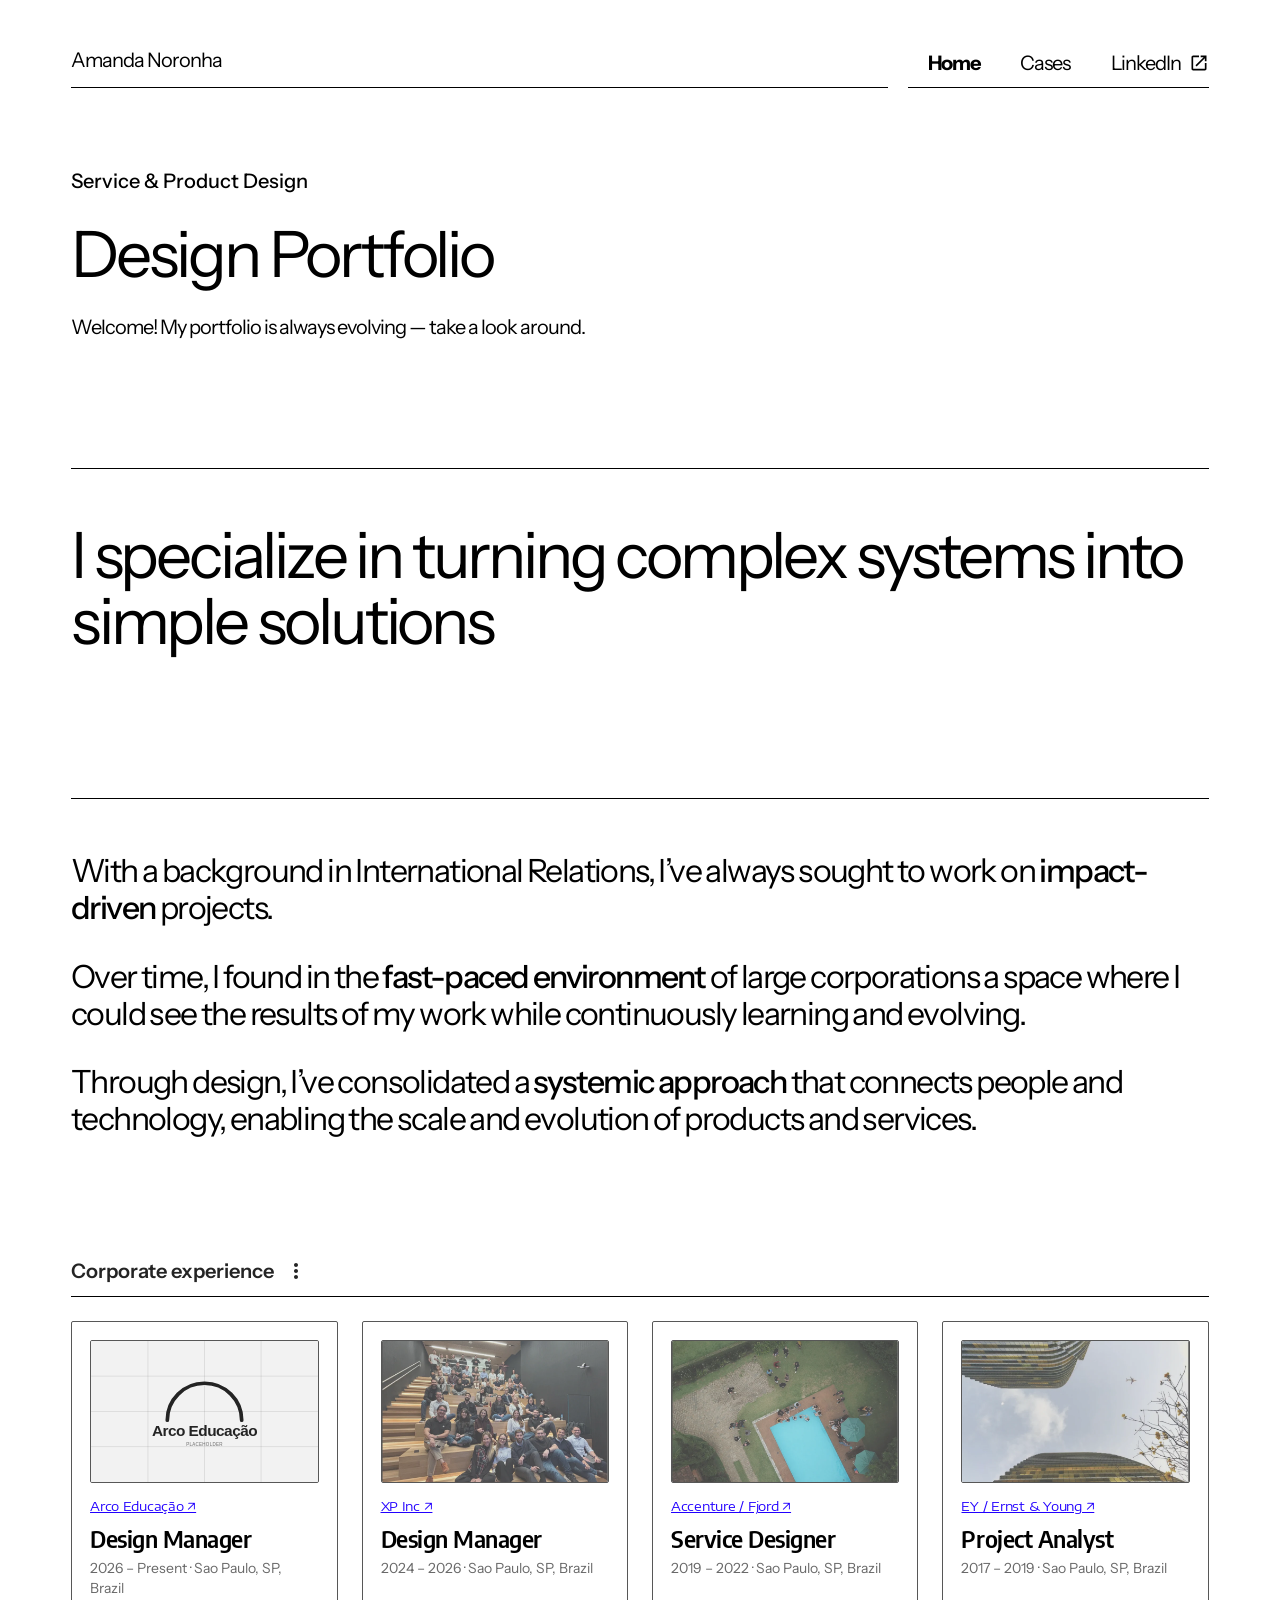
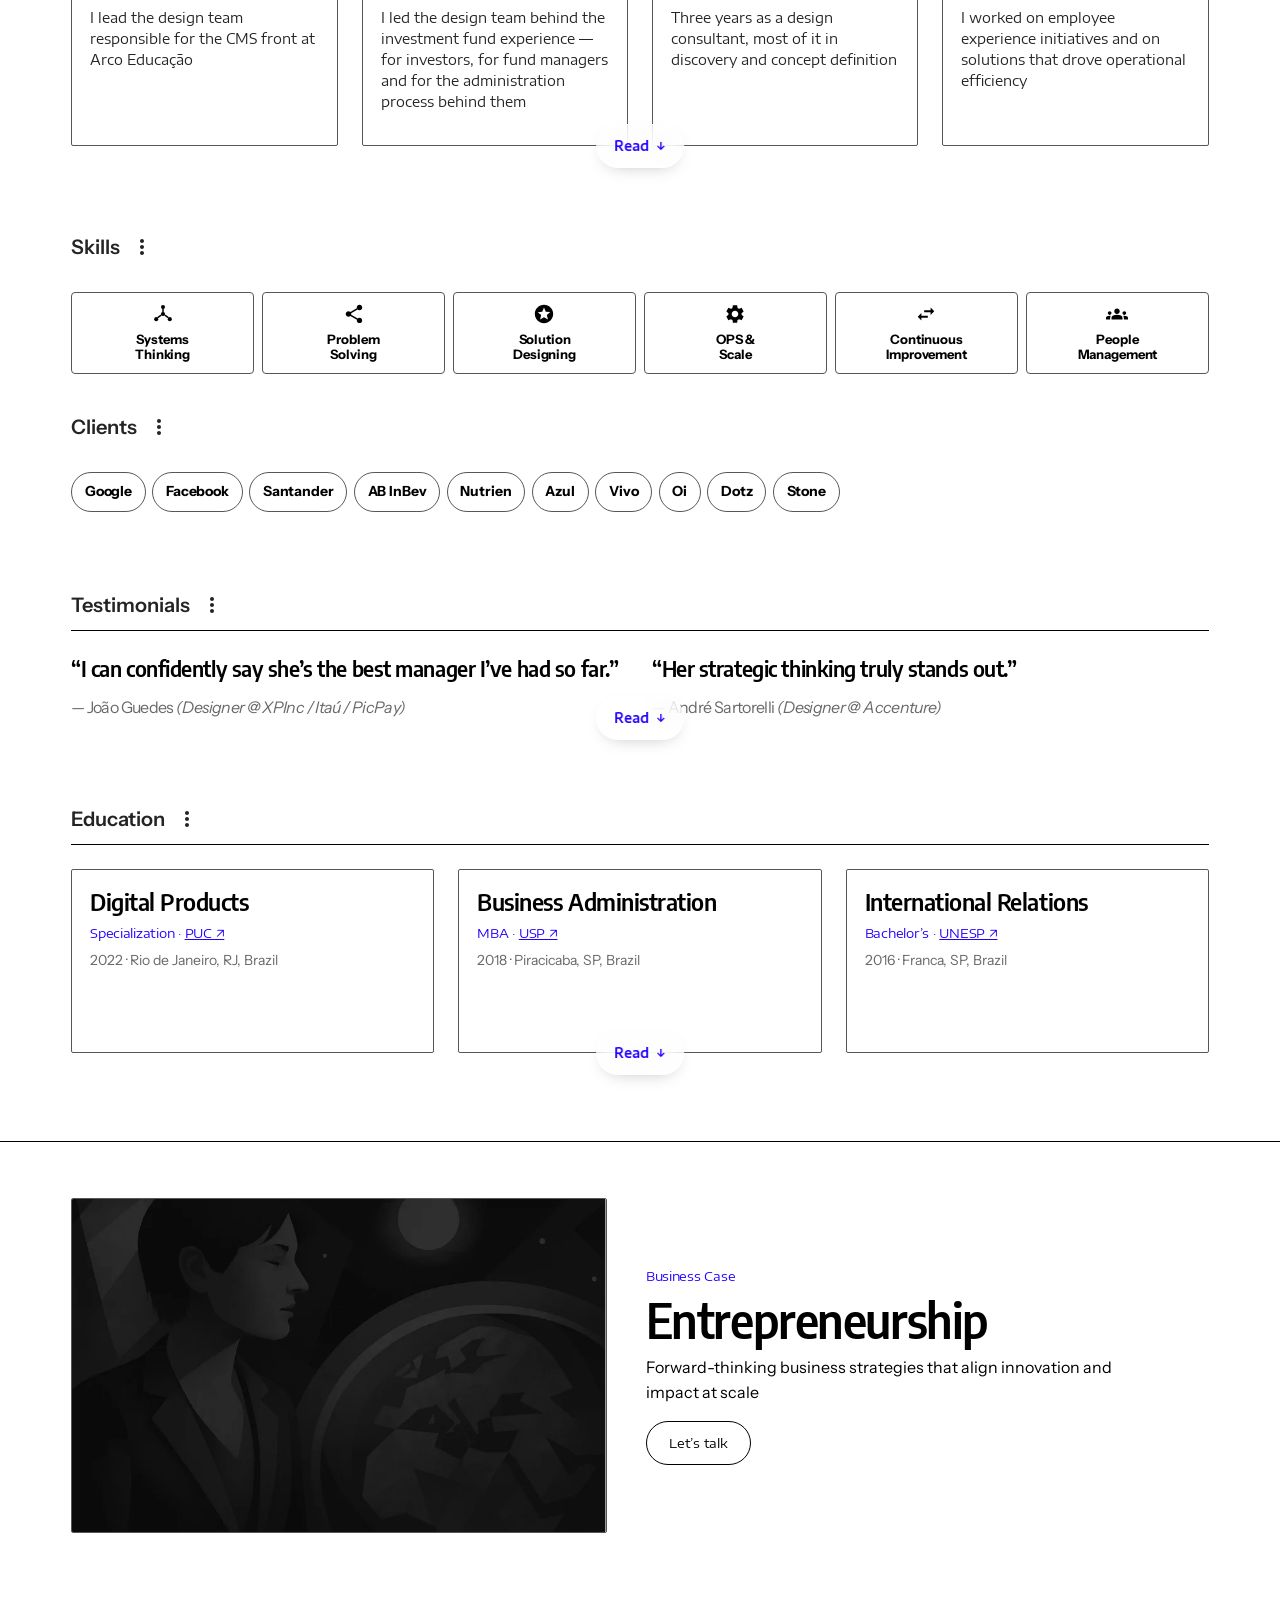
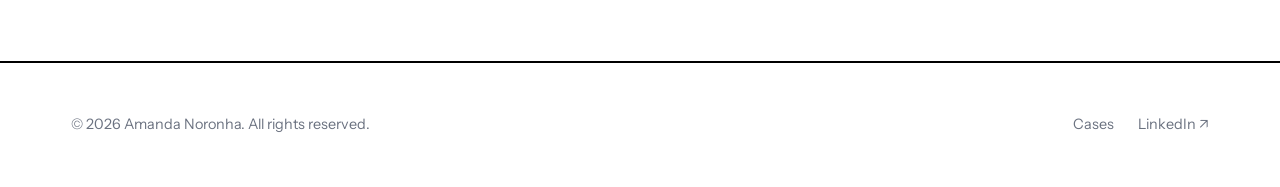
<file: index.html>
<!DOCTYPE html>
<html lang="en">
<head>
<meta charset="utf-8"/>
<meta content="width=device-width, initial-scale=1, viewport-fit=cover" name="viewport"/>
<title>Amanda Noronha — Design Portfolio</title>
<meta content="Amanda Noronha — Service &amp; Product Design Manager. I specialize in turning complex systems into simple solutions." name="description"/>
<meta content="#ffffff" name="theme-color"/>
<meta content="Amanda Noronha — Design Portfolio" property="og:title"/>
<meta content="Service &amp; Product Design Manager. I specialize in turning complex systems into simple solutions." property="og:description"/>
<meta content="website" property="og:type"/>
<link href="favicon.svg" rel="icon" type="image/svg+xml"/>
<link href="favicon.svg" rel="apple-touch-icon"/>
<meta content="Amanda Noronha" name="author"/>
<meta content="https://norbgt.github.io/portfolio/og-image.jpg" property="og:image"/>
<meta content="1200" property="og:image:width"/>
<meta content="630" property="og:image:height"/>
<meta content="en_US" property="og:locale"/>
<meta content="summary_large_image" name="twitter:card"/>
<link href="https://norbgt.github.io/portfolio/" rel="canonical"/>
<meta content="https://norbgt.github.io/portfolio/" property="og:url"/>
<link href="https://fonts.googleapis.com" rel="preconnect"/>
<link crossorigin="" href="https://fonts.gstatic.com" rel="preconnect"/>
<link href="https://fonts.googleapis.com/css2?family=DM+Sans:wght@700&amp;family=Encode+Sans+Expanded:wght@400&amp;family=Encode+Sans+Semi+Condensed:wght@600&amp;family=Instrument+Sans:ital,wght@0,400;0,500;0,600;0,700;1,400&amp;display=swap" rel="stylesheet"/>
<link href="assets/css/styles.css?v=1a081524" rel="stylesheet"/>
</head>
<body>
<a class="skip-link" href="#main">Skip to content</a>
<div aria-hidden="true" class="progress"><span></span></div>
<!-- ============================ NAV ============================ -->
<header class="nav">
<div class="shell nav__inner">
<a class="nav__brand" href="index.html">Amanda Noronha</a>
<button aria-controls="nav-links" aria-expanded="false" class="nav__toggle" type="button">
<span aria-hidden="true" class="bars"></span>
<span class="visually-hidden">Menu</span>
</button>
<nav aria-label="Main" class="nav__links" id="nav-links">
<a aria-current="page" class="nav__link" href="index.html">Home</a>
<a class="nav__link" href="cases.html">Cases</a>
<a class="nav__link" href="https://www.linkedin.com/in/amanda-noronha/" rel="noopener" target="_blank">
        LinkedIn
        <svg aria-hidden="true" class="icon" focusable="false" viewbox="0 0 24 24"><path d="M19 19H5V5h7V3H5c-1.11 0-2 .9-2 2v14c0 1.1.89 2 2 2h14c1.1 0 2-.9 2-2v-7h-2v7zM14 3v2h3.59l-9.83 9.83 1.41 1.41L19 6.41V10h2V3h-7z" fill="currentColor"></path></svg>
</a>
</nav>
</div>
</header>
<main class="page" id="main">
<!-- ============================ HERO ============================ -->
<section class="shell hero">
<p class="hero__kicker">Service &amp; Product Design</p>
<h1 class="hero__title">Design Portfolio</h1>
<p class="hero__sub">Welcome! My portfolio is always evolving — take a look around.</p>
</section>
<!-- ============================ FOCUS ON ============================ -->
<div class="stack">
<section class="shell">
<div class="intro intro--loose">
<h2 class="intro__statement">I specialize in turning complex systems into simple solutions</h2>
</div>
</section>
<!-- ---------- Sobre ---------- -->
<section class="shell">
<div class="intro intro--tight">
<div class="intro__text">
<p>With a background in International Relations, I’ve always sought to work on <strong>impact-driven</strong> projects.</p>
<p>Over time, I found in the <strong>fast-paced environment</strong> of large corporations a space where I could see the results of my work while continuously learning and evolving.</p>
<p>Through design, I’ve consolidated a <strong>systemic approach</strong> that connects people and technology, enabling the scale and evolution of products and services.</p>
</div>
</div>
</section>
<!-- ---------- Empresas ---------- -->
<!-- ---------- Corporate experience ---------- -->
<section aria-labelledby="experience" class="shell mod" style="--rail-cols:4">
<div class="mod__h">
<h2 class="eyebrow" id="experience">Corporate experience <svg aria-hidden="true" class="icon" focusable="false" viewbox="0 0 24 24"><path d="M12 8c1.1 0 2-.9 2-2s-.9-2-2-2-2 .9-2 2 .9 2 2 2zm0 2c-1.1 0-2 .9-2 2s.9 2 2 2 2-.9 2-2-.9-2-2-2zm0 6c-1.1 0-2 .9-2 2s.9 2 2 2 2-.9 2-2-.9-2-2-2z" fill="currentColor"></path></svg></h2>
<p class="mod__c"><b>01</b> / <i>00</i></p>
</div>
<ul aria-label="Corporate experience" class="rail" data-rail=""><li><article class="ncard">
<div class="ncard__media"><img alt="Placeholder with the Arco Educação name" height="534" loading="lazy" src="assets/img/home-arco.svg" width="854"/></div>
<p class="ncard__tag"><a href="https://www.arcoeducacao.com.br/" rel="noopener" target="_blank">Arco Educação ↗</a></p>
<h3 class="ncard__t">Design Manager</h3>
<p class="ncard__m">2026 – Present · Sao Paulo, SP, Brazil</p>
<p class="ncard__lead">I lead the design team responsible for the CMS front at Arco Educação</p>
<div class="ncard__body"><ul class="ncard__list">
<li>The front covers the <strong>pedagogical and editorial creation</strong> of the group’s brands</li>
<li>My focus is the production experience and the <strong>points of contact between people and AI</strong></li>
</ul></div></article></li>
<li>
<article class="ncard"><div class="ncard__media"><img alt="The XP Inc design team gathered on the office stairs" height="662" loading="lazy" src="assets/img/home-xp.webp" width="854"/></div>
<p class="ncard__tag"><a href="https://www.xpinc.com/" rel="noopener" target="_blank">XP Inc ↗</a></p>
<h3 class="ncard__t">Design Manager</h3>
<p class="ncard__m">2024 – 2026 · Sao Paulo, SP, Brazil</p>
<p class="ncard__lead">I led the design team behind the investment fund experience — for investors, for fund managers and for the administration process behind them</p><div class="ncard__body"><ul class="ncard__list"><li>I oversaw the design team <strong>focused on building the end-to-end experience for investors and managers of investment funds</strong></li>
<li>I supported the professional growth of my team and ensured <strong>quality and consistency across experiences</strong></li>
<li>I also articulated cross-product initiatives and fostered efforts that strengthened <strong>design as a strategic discipline</strong></li></ul></div>
</article>
</li>
<li>
<article class="ncard"><div class="ncard__media"><img alt="Aerial view of an Accenture team offsite, people gathered in a circle on the lawn" height="662" loading="lazy" src="assets/img/home-accenture.webp" width="854"/></div>
<p class="ncard__tag"><a href="https://www.accenture.com/" rel="noopener" target="_blank">Accenture / Fjord ↗</a></p>
<h3 class="ncard__t">Service Designer</h3>
<p class="ncard__m">2019 – 2022 · Sao Paulo, SP, Brazil</p>
<p class="ncard__lead">Three years as a design consultant, most of it in discovery and concept definition</p><div class="ncard__body"><ul class="ncard__list"><li>As a consultant, I worked on projects for major <strong>clients across different industries</strong></li>
<li>This phase of my career was essential to building a solid foundation in design, as it allowed me to <strong>work end-to-end</strong>, from research and strategy to service and product delivery</li>
<li>It also sharpened my ability to quickly understand <strong>diverse business contexts</strong>, facilitate co-creation processes, and tailor solutions to the unique needs of each client</li></ul></div>
</article>
</li>
<li>
<article class="ncard"><div class="ncard__media"><img alt="Looking up between two office towers in São Paulo, a plane crossing the sky" height="662" loading="lazy" src="assets/img/home-ey.webp" width="854"/></div>
<p class="ncard__tag"><a href="https://www.ey.com/" rel="noopener" target="_blank">EY / Ernst &amp; Young ↗</a></p>
<h3 class="ncard__t">Project Analyst</h3>
<p class="ncard__m">2017 – 2019 · Sao Paulo, SP, Brazil</p>
<p class="ncard__lead">I worked on employee experience initiatives and on solutions that drove operational efficiency</p><div class="ncard__body"><ul class="ncard__list"><li>I began my corporate career as a tax services trainee and gradually shifted my focus toward <strong>design and tech-driven problem solving</strong></li>
<li>As part of my MBA final project and during my time at EY, I created a <strong>journey-based solution</strong> to boost delivery effectiveness by aligning capabilities, project scope, and the geographic dynamics between clients and delivery teams</li></ul></div>
</article>
</li>
</ul>
<div aria-hidden="true" class="rail__bar"><span></span></div>
</section>
<!-- ---------- Skills + Clients (faixa única) ---------- -->
<!-- ---------- Skills ---------- -->
<!-- ---------- Skills + Clients ---------- -->
<section aria-labelledby="skills" class="shell band">
<div class="band__col">
<h2 class="eyebrow" id="skills">Skills <svg aria-hidden="true" class="icon" focusable="false" viewbox="0 0 24 24"><path d="M12 8c1.1 0 2-.9 2-2s-.9-2-2-2-2 .9-2 2 .9 2 2 2zm0 2c-1.1 0-2 .9-2 2s.9 2 2 2 2-.9 2-2-.9-2-2-2zm0 6c-1.1 0-2 .9-2 2s.9 2 2 2 2-.9 2-2-.9-2-2-2z" fill="currentColor"></path></svg></h2>
<ul class="tiles">
<li class="tile"><svg aria-hidden="true" class="icon" focusable="false" viewbox="0 0 24 24"><g fill="none" stroke="currentColor" stroke-linecap="round" stroke-width="1.6"><path d="M12 6.6v3.1M9.6 13.6l-3 2.1M14.4 13.6l3 2.1"></path></g><g fill="currentColor"><circle cx="12" cy="12" r="2.3"></circle><circle cx="12" cy="4.4" r="2.2"></circle><circle cx="4.6" cy="17.6" r="2.2"></circle><circle cx="19.4" cy="17.6" r="2.2"></circle></g></svg>Systems<br/>Thinking</li>
<li class="tile"><svg aria-hidden="true" class="icon" focusable="false" viewbox="0 0 24 24"><path d="M18 16.08c-.76 0-1.44.3-1.96.77L8.91 12.7c.05-.23.09-.46.09-.7s-.04-.47-.09-.7l7.05-4.11c.54.5 1.25.81 2.04.81 1.66 0 3-1.34 3-3s-1.34-3-3-3-3 1.34-3 3c0 .24.04.47.09.7L8.04 9.81C7.5 9.31 6.79 9 6 9c-1.66 0-3 1.34-3 3s1.34 3 3 3c.79 0 1.5-.31 2.04-.81l7.12 4.16c-.05.21-.08.43-.08.65 0 1.61 1.31 2.92 2.92 2.92s2.92-1.31 2.92-2.92-1.31-2.92-2.92-2.92z" fill="currentColor"></path></svg>
          Problem<br/>Solving</li>
<li class="tile"><svg aria-hidden="true" class="icon" focusable="false" viewbox="0 0 24 24"><path d="M12 2C6.48 2 2 6.48 2 12s4.48 10 10 10 10-4.48 10-10S17.52 2 12 2zm4.24 16L12 15.45 7.77 18l1.12-4.81-3.73-3.23 4.92-.42L12 5l1.94 4.53 4.92.42-3.73 3.23L16.24 18z" fill="currentColor"></path></svg>
          Solution<br/>Designing</li>
<li class="tile"><svg aria-hidden="true" class="icon" focusable="false" viewbox="0 0 24 24"><path d="M19.14 12.94c.04-.3.06-.61.06-.94 0-.32-.02-.64-.07-.94l2.03-1.58c.18-.14.23-.41.12-.61l-1.92-3.32c-.12-.22-.37-.29-.59-.22l-2.39.96c-.5-.38-1.03-.7-1.62-.94l-.36-2.54c-.04-.24-.24-.41-.48-.41h-3.84c-.24 0-.43.17-.47.41l-.36 2.54c-.59.24-1.13.57-1.62.94l-2.39-.96c-.22-.08-.47 0-.59.22L2.74 8.87c-.12.21-.08.47.12.61l2.03 1.58c-.05.3-.09.63-.09.94s.02.64.07.94l-2.03 1.58c-.18.14-.23.41-.12.61l1.92 3.32c.12.22.37.29.59.22l2.39-.96c.5.38 1.03.7 1.62.94l.36 2.54c.05.24.24.41.48.41h3.84c.24 0 .44-.17.47-.41l.36-2.54c.59-.24 1.13-.56 1.62-.94l2.39.96c.22.08.47 0 .59-.22l1.92-3.32c.12-.22.07-.47-.12-.61l-2.01-1.58zM12 15.6c-1.98 0-3.6-1.62-3.6-3.6s1.62-3.6 3.6-3.6 3.6 1.62 3.6 3.6-1.62 3.6-3.6 3.6z" fill="currentColor"></path></svg>
          OPS &amp;<br/>Scale</li>
<li class="tile"><svg aria-hidden="true" class="icon" focusable="false" viewbox="0 0 24 24"><path d="M6.99 11L3 15l3.99 4v-3H14v-2H6.99v-3zM21 9l-3.99-4v3H10v2h7.01v3L21 9z" fill="currentColor"></path></svg>
          Continuous<br/>Improvement</li>
<li class="tile"><svg aria-hidden="true" class="icon" focusable="false" viewbox="0 0 24 24"><path d="M12 12.75c1.63 0 3.07.39 4.24.9 1.08.48 1.76 1.56 1.76 2.73V18H6v-1.61c0-1.18.68-2.26 1.76-2.73 1.17-.52 2.61-.91 4.24-.91zM4 13c1.1 0 2-.9 2-2s-.9-2-2-2-2 .9-2 2 .9 2 2 2zm1.13 1.1c-.37-.06-.74-.1-1.13-.1-.99 0-1.93.21-2.78.58C.48 14.9 0 15.62 0 16.43V18h4.5v-1.61c0-.83.23-1.61.63-2.29zM20 13c1.1 0 2-.9 2-2s-.9-2-2-2-2 .9-2 2 .9 2 2 2zm4 3.43c0-.81-.48-1.53-1.22-1.85-.85-.37-1.79-.58-2.78-.58-.39 0-.76.04-1.13.1.4.68.63 1.46.63 2.29V18H24v-1.57zM12 6c1.66 0 3 1.34 3 3s-1.34 3-3 3-3-1.34-3-3 1.34-3 3-3z" fill="currentColor"></path></svg>
          People<br/>Management</li>
</ul>
</div>
<div class="band__col">
<h2 class="eyebrow" id="clients">Clients <svg aria-hidden="true" class="icon" focusable="false" viewbox="0 0 24 24"><path d="M12 8c1.1 0 2-.9 2-2s-.9-2-2-2-2 .9-2 2 .9 2 2 2zm0 2c-1.1 0-2 .9-2 2s.9 2 2 2 2-.9 2-2-.9-2-2-2zm0 6c-1.1 0-2 .9-2 2s.9 2 2 2 2-.9 2-2-.9-2-2-2z" fill="currentColor"></path></svg></h2>
<ul class="pills">
<li class="pill">Google</li>
<li class="pill">Facebook</li>
<li class="pill">Santander</li>
<li class="pill">AB InBev</li>
<li class="pill">Nutrien</li>
<li class="pill">Azul</li>
<li class="pill">Vivo</li>
<li class="pill">Oi</li>
<li class="pill">Dotz</li>
<li class="pill">Stone</li>
</ul>
</div>
</section>
<!-- ---------- Testimonials ---------- -->
<section aria-labelledby="testimonials" class="shell">
<div class="mod" style="--rail-cols:2">
<div class="mod__h">
<h2 class="eyebrow" id="testimonials">Testimonials <svg aria-hidden="true" class="icon" focusable="false" viewbox="0 0 24 24"><path d="M12 8c1.1 0 2-.9 2-2s-.9-2-2-2-2 .9-2 2 .9 2 2 2zm0 2c-1.1 0-2 .9-2 2s.9 2 2 2 2-.9 2-2-.9-2-2-2zm0 6c-1.1 0-2 .9-2 2s.9 2 2 2 2-.9 2-2-.9-2-2-2z" fill="currentColor"></path></svg></h2>
<p class="mod__c"><b>01</b> / <i>00</i></p>
</div>
<ul aria-label="Testimonials" class="rail" data-rail="">
<li><figure class="quote">
<blockquote>
<p class="quote__lead">“I can confidently say she’s the best manager I’ve had so far.”</p><div class="ncard__body"><p>“Amanda is a dedicated and <strong>thoughtful leader</strong>, deeply committed to elevating her team’s work to the highest level. She’s also always available to help, and actively finds ways to support the team.</p><p>As part of her team, I’ve felt empowered to contribute strategically: she consistently encourages autonomy and <strong>enables design to influence</strong> every stage of the process.</p><p>Working with her taught me how valuable it is to build strong relationships and <strong>create meaningful connections</strong> to overcome day to day barriers. I can confidently say she’s the best manager I’ve had so far. I have nothing but praise for her.”</p></div></blockquote>
<figcaption class="quote__author">— João Guedes <em>(Designer @ XPInc / Itaú / PicPay)</em></figcaption>
</figure></li>
<li><figure class="quote">
<blockquote>
<p class="quote__lead">“Her strategic thinking truly stands out.”</p><div class="ncard__body"><p>“Amanda and I worked together for a couple of years at Accenture as part of the same design team. Throughout that time, she consistently demonstrated professionalism, proactivity, and <strong>strong collaboration skills</strong>.</p><p>She’s deeply committed to the quality of her work and approaches every challenge with a <strong>clear focus</strong> on both user needs and the business rules that shape design decisions.</p><p>Amanda brings a <strong>leadership mindset</strong> and a senior-level perspective to every project. She combines a strong theoretical foundation with critical, forward-thinking ideas that drive real impact. Her strategic thinking truly stands out, and she is a reliable, inspiring presence on any team.”</p></div></blockquote>
<figcaption class="quote__author">— André Sartorelli <em>(Designer @ Accenture)</em></figcaption>
</figure></li>
</ul>
<div aria-hidden="true" class="rail__bar"><span></span></div>
</div>
</section>
<!-- ---------- Education ---------- -->
<section aria-labelledby="education" class="shell mod" style="--rail-cols:3">
<div class="mod__h">
<h2 class="eyebrow" id="education">Education <svg aria-hidden="true" class="icon" focusable="false" viewbox="0 0 24 24"><path d="M12 8c1.1 0 2-.9 2-2s-.9-2-2-2-2 .9-2 2 .9 2 2 2zm0 2c-1.1 0-2 .9-2 2s.9 2 2 2 2-.9 2-2-.9-2-2-2zm0 6c-1.1 0-2 .9-2 2s.9 2 2 2 2-.9 2-2-.9-2-2-2z" fill="currentColor"></path></svg></h2>
<p class="mod__c"><b>01</b> / <i>00</i></p>
</div>
<ul aria-label="Education" class="rail" data-rail="">
<li>
<article class="ncard">
<h3 class="ncard__t">Digital Products</h3><p class="ncard__tag">Specialization · <a href="https://www.puc-rio.br/" rel="noopener" target="_blank">PUC ↗</a></p>
<p class="ncard__m">2022 · Rio de Janeiro, RJ, Brazil</p>
<div class="ncard__body"><ul class="ncard__list"><li>Handpicked by Accenture leadership, I took part in a specialization program focused on <strong>product management, development, and metrics</strong></li>
<li>Our instructors were industry experts with strong technical foundations and a proven track record in developing and <strong>scaling digital products</strong></li></ul></div>
</article>
</li>
<li>
<article class="ncard">
<h3 class="ncard__t">Business Administration</h3><p class="ncard__tag">MBA · <a href="https://www5.usp.br/" rel="noopener" target="_blank">USP ↗</a></p>
<p class="ncard__m">2018 · Piracicaba, SP, Brazil</p>
<div class="ncard__body"><ul class="ncard__list"><li>This postgraduate program was instrumental in my transition from the public to the private sector, equipping me with the <strong>tools to navigate new business environments</strong></li>
<li>My final project, developed alongside my work as a consultant at EY, focused on employee experience and later became part of a broader initiative within the company, playing a key role in solidifying <strong>my shift toward design and strategy</strong></li></ul></div>
</article>
</li>
<li>
<article class="ncard">
<h3 class="ncard__t">International Relations</h3><p class="ncard__tag">Bachelor’s · <a href="https://www2.unesp.br/" rel="noopener" target="_blank">UNESP ↗</a></p>
<p class="ncard__m">2016 · Franca, SP, Brazil</p>
<div class="ncard__body"><ul class="ncard__list"><li>My degree in International Relations gave me a way of looking at complexity — at <strong>human dynamics and global systems</strong></li>
<li>It gave me a foundation in <strong>critical thinking</strong> that I still use to read complex scenarios and turn them into something people can act on.</li></ul></div>
</article>
</li>
</ul>
<div aria-hidden="true" class="rail__bar"><span></span></div>
</section><section aria-labelledby="entrepreneurship" class="shell closing">
<div class="closing__media"><img alt="Abstract illustration of an entrepreneurial figure looking at Earth from space" height="662" loading="lazy" src="assets/img/home-entrepreneurship.webp" width="854"/></div>
<div class="closing__b">
<p class="closing__tag">Business Case</p>
<h2 class="closing__t" id="entrepreneurship">Entrepreneurship</h2>
<p class="closing__d">Forward-thinking business strategies that align innovation and impact at scale</p>
<a class="closing__cta" href="https://www.linkedin.com/in/amanda-noronha/" rel="noopener" target="_blank">Let’s talk</a>
</div>
</section>
</div>
</main>
<!-- ============================ FOOTER ============================ -->
<footer class="footer">
<div class="shell footer__inner">
<p>© <span class="footer__y">2026</span> Amanda Noronha. All rights reserved.</p>
<p class="footer__links">
<a href="cases.html">Cases</a>
<a href="https://www.linkedin.com/in/amanda-noronha/" rel="noopener" target="_blank">LinkedIn ↗</a>
</p>
</div>
</footer>
<button aria-label="Back to top" class="to-top" hidden="" type="button">↑</button>
<script src="assets/js/main.js?v=e115dab0"></script>
</body>
</html>
</file>
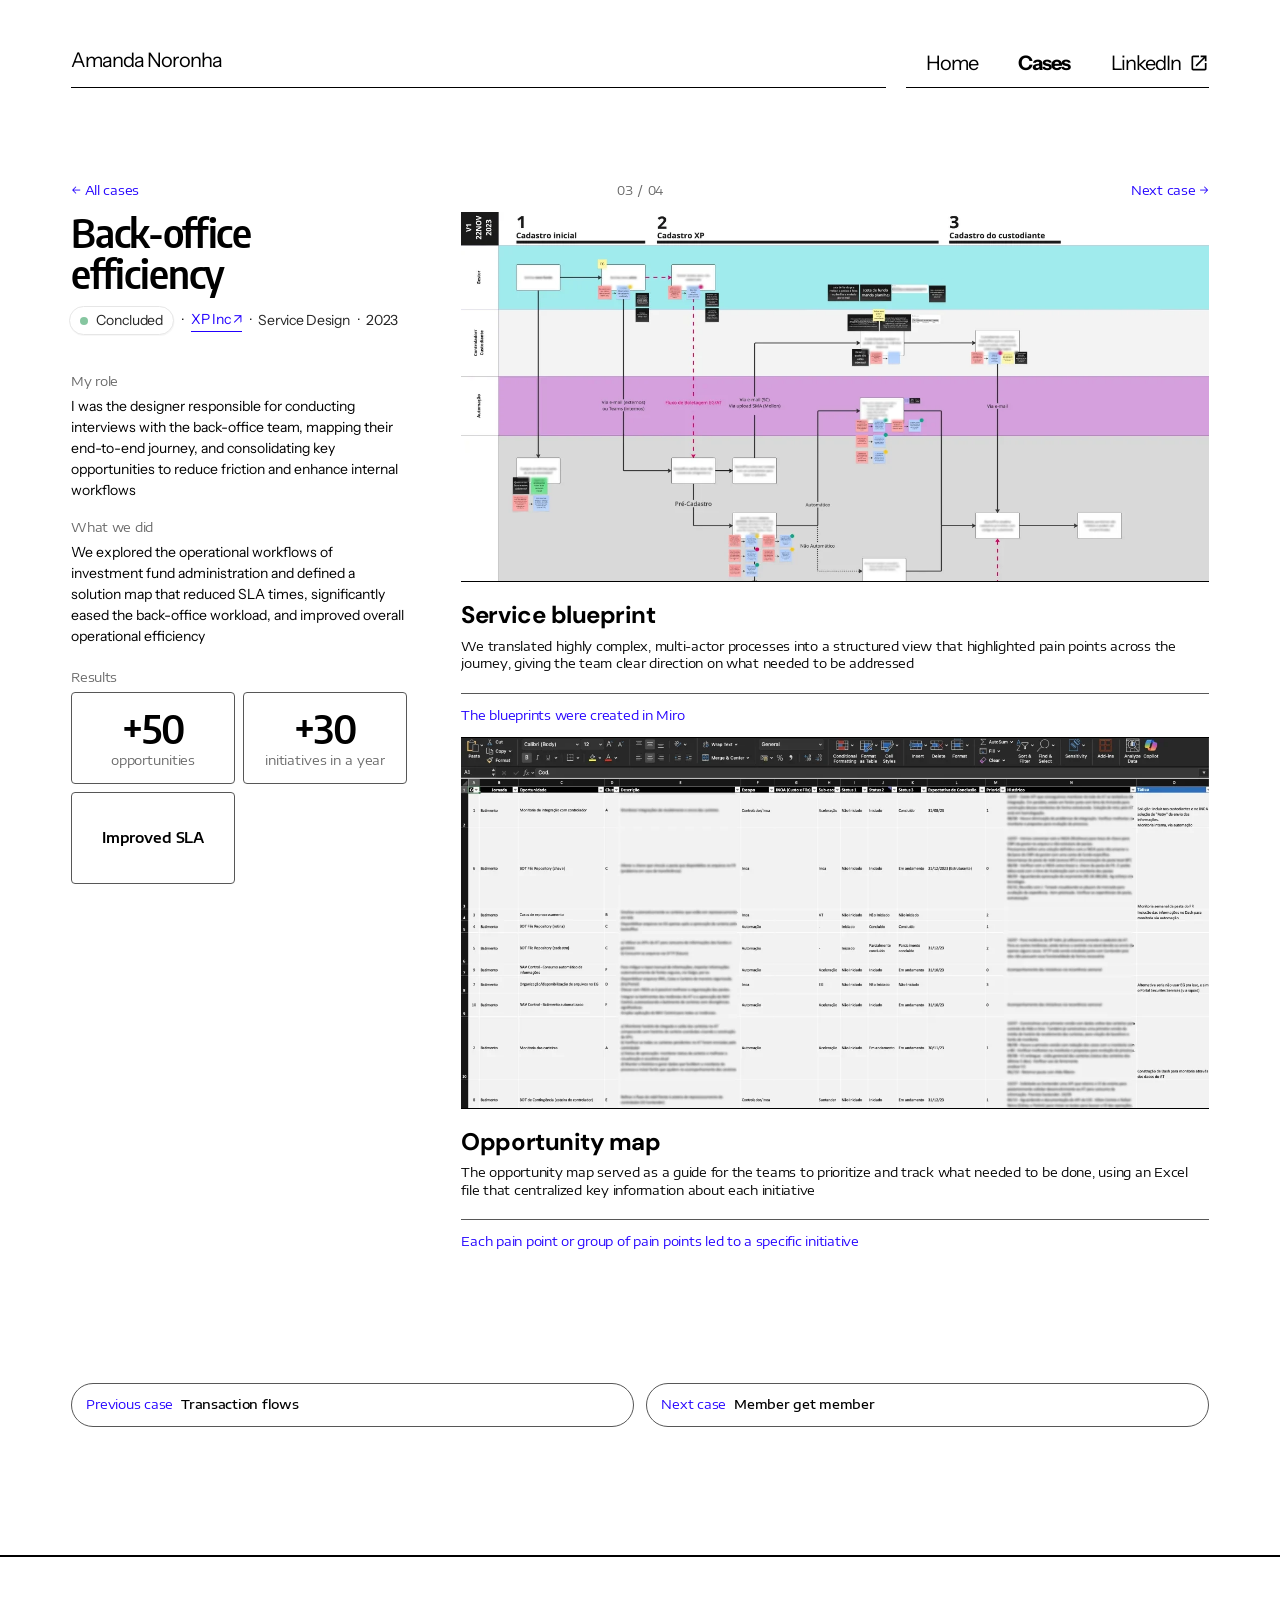
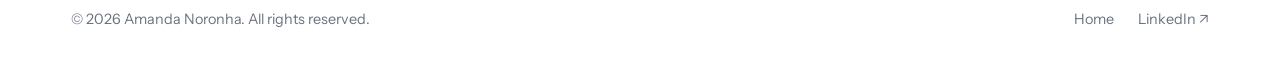
<file: case-back-office.html>
<!DOCTYPE html>
<html lang="en">
<head>
<meta charset="utf-8"/>
<meta content="width=device-width, initial-scale=1, viewport-fit=cover" name="viewport"/>
<title>Back-office efficiency — Amanda Noronha</title>
<meta content="Operational workflows of fund administration mapped into a solution map that cut SLA times" name="description"/>
<meta content="#ffffff" name="theme-color"/>
<meta content="Cases — Amanda Noronha" property="og:title"/>
<meta content="+10 years designing solutions in cross-functional environments." property="og:description"/>
<meta content="website" property="og:type"/>
<link href="favicon.svg" rel="icon" type="image/svg+xml"/>
<link href="favicon.svg" rel="apple-touch-icon"/>
<meta content="Amanda Noronha" name="author"/>
<meta content="https://norbgt.github.io/portfolio/og-image.jpg" property="og:image"/>
<meta content="1200" property="og:image:width"/>
<meta content="630" property="og:image:height"/>
<meta content="en_US" property="og:locale"/>
<meta content="summary_large_image" name="twitter:card"/>
<link href="https://norbgt.github.io/portfolio/cases.html" rel="canonical"/>
<meta content="https://norbgt.github.io/portfolio/cases.html" property="og:url"/>
<link href="https://fonts.googleapis.com" rel="preconnect"/>
<link crossorigin="" href="https://fonts.gstatic.com" rel="preconnect"/>
<link href="https://fonts.googleapis.com/css2?family=DM+Sans:wght@700&amp;family=Encode+Sans+Expanded:wght@400&amp;family=Encode+Sans+Semi+Condensed:wght@600&amp;family=Instrument+Sans:ital,wght@0,400;0,500;0,600;0,700;1,400&amp;display=swap" rel="stylesheet"/>
<link href="assets/css/styles.css?v=1a081524" rel="stylesheet"/>
</head>
<body>
<a class="skip-link" href="#main">Skip to content</a>
<div aria-hidden="true" class="progress"><span></span></div>
<!-- ============================ NAV ============================ -->
<header class="nav">
<div class="shell nav__inner">
<a class="nav__brand" href="index.html">Amanda Noronha</a>
<button aria-controls="nav-links" aria-expanded="false" class="nav__toggle" type="button">
<span aria-hidden="true" class="bars"></span><span class="visually-hidden">Menu</span>
</button>
<nav aria-label="Main" class="nav__links" id="nav-links">
<a class="nav__link" href="index.html">Home</a>
<a aria-current="page" class="nav__link" href="cases.html">Cases</a>
<a class="nav__link" href="https://www.linkedin.com/in/amanda-noronha/" rel="noopener" target="_blank">LinkedIn
        <svg aria-hidden="true" class="icon" focusable="false" viewbox="0 0 24 24"><path d="M19 19H5V5h7V3H5c-1.11 0-2 .9-2 2v14c0 1.1.89 2 2 2h14c1.1 0 2-.9 2-2v-7h-2v7zM14 3v2h3.59l-9.83 9.83 1.41 1.41L19 6.41V10h2V3h-7z" fill="currentColor"></path></svg>
</a>
</nav>
</div>
</header>
<main class="page page--case" id="main">
<div class="stack">
<!-- ---------- Project #2 ---------- -->
<div class="shell casegrid"><div class="casehead__nav"><a class="casehead__back" href="cases.html">← All cases</a><p class="casehead__n">03 / 04</p><a class="casehead__next" href="case-member-get-member.html">Next case →</a></div><section class="casehead"><h1 class="casehead__t" id="case-title">Back-office efficiency</h1><p class="casehead__meta"><span class="tag tag--done">Concluded</span><span aria-hidden="true">·</span><a href="https://www.xpinc.com/" rel="noopener" target="_blank">XP Inc ↗</a><span aria-hidden="true">·</span><span>Service Design</span><span aria-hidden="true">·</span><span>2023</span></p><div class="casehead__f"><div class="casehead__fi"><span class="casehead__rot">My role</span><p><span>I was the designer responsible for conducting interviews with the back-office team, mapping their end-to-end journey, and consolidating key opportunities to reduce friction and enhance internal workflows</span></p></div><div class="casehead__fi"><span class="casehead__rot">What we did</span><p><span>We explored the operational workflows of investment fund administration and defined a solution map that reduced SLA times, significantly eased the back-office workload, and improved overall operational efficiency</span></p></div></div><div class="results"><span class="casehead__rot">Results</span><ul class="results__l"><li class="result"><b>+50</b><span class="result__l">opportunities</span></li><li class="result"><b>+30</b><span class="result__l">initiatives in a year</span></li><li class="result result--txt">Improved SLA</li></ul></div></section><div class="rows-wrap"><div class="rows">
<article class="row">
<div class="row__media">
<img alt="Service blueprint of the fund administration process, built in Miro" height="686" loading="lazy" src="assets/img/case-backoffice-blueprint.webp" width="1388"/>
</div>
<div class="row__info">
<h2 class="row__title">Service blueprint</h2>
<p class="row__desc">We translated highly complex, multi-actor processes into a structured view that highlighted pain points across the journey, giving the team clear direction on what needed to be addressed</p>
</div>
<p class="row__note">The blueprints were created in Miro</p>
</article>
<article class="row">
<div class="row__media">
<img alt="Opportunity map used by the teams to prioritise initiatives" height="686" loading="lazy" src="assets/img/case-backoffice-opportunity.webp" width="1388"/>
</div>
<div class="row__info">
<h2 class="row__title">Opportunity map</h2>
<p class="row__desc">The opportunity map served as a guide for the teams to prioritize and track what needed to be done, using an Excel file that centralized key information about each initiative</p>
</div>
<p class="row__note">Each pain point or group of pain points led to a specific initiative</p>
</article>
</div></div></div>
<section class="shell">
<nav aria-label="Case navigation" class="pn pn--slim">
<a class="pn__i pn__i--p" href="case-transaction-flows.html"><span>Previous case</span><b>Transaction flows</b></a>
<a class="pn__i pn__i--n" href="case-member-get-member.html"><span>Next case</span><b>Member get member</b></a>
</nav>
</section>
</div>
</main>
<!-- ============================ FOOTER ============================ -->
<footer class="footer">
<div class="shell footer__inner">
<p>© <span class="footer__y">2026</span> Amanda Noronha. All rights reserved.</p>
<p class="footer__links">
<a href="index.html">Home</a>
<a href="https://www.linkedin.com/in/amanda-noronha/" rel="noopener" target="_blank">LinkedIn ↗</a>
</p>
</div>
</footer>
<button aria-label="Back to top" class="to-top" hidden="" type="button">↑</button>
<script src="assets/js/main.js?v=e115dab0"></script>
</body>
</html>
</file>
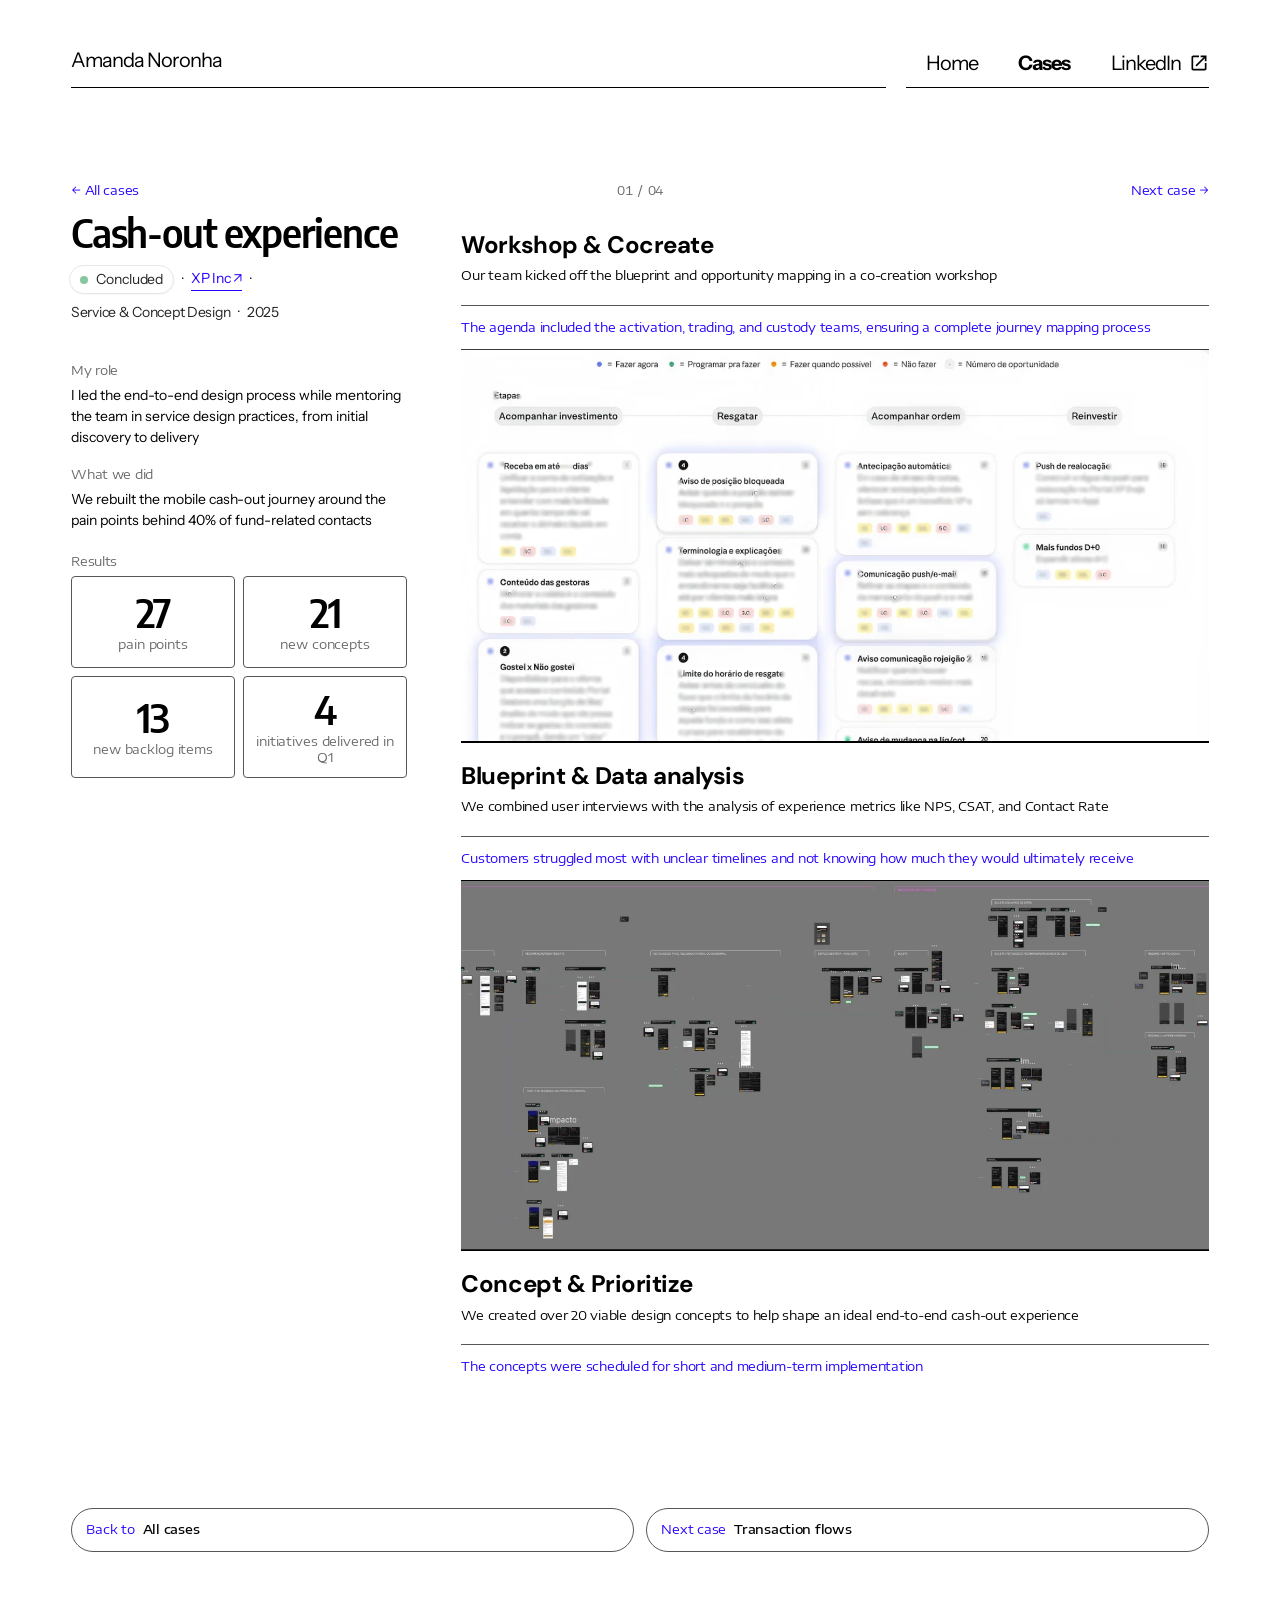
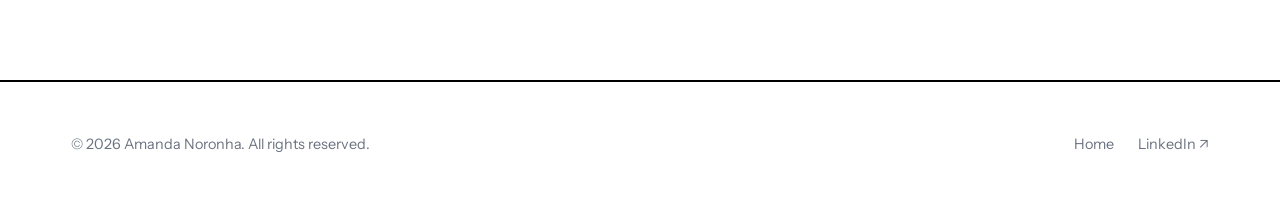
<file: case-cash-out.html>
<!DOCTYPE html>
<html lang="en">
<head>
<meta charset="utf-8"/>
<meta content="width=device-width, initial-scale=1, viewport-fit=cover" name="viewport"/>
<title>Cash-out experience — Amanda Noronha</title>
<meta content="A new mobile cash-out experience built around the pain points behind 40% of fund-related contacts" name="description"/>
<meta content="#ffffff" name="theme-color"/>
<meta content="Cases — Amanda Noronha" property="og:title"/>
<meta content="+10 years designing solutions in cross-functional environments." property="og:description"/>
<meta content="website" property="og:type"/>
<link href="favicon.svg" rel="icon" type="image/svg+xml"/>
<link href="favicon.svg" rel="apple-touch-icon"/>
<meta content="Amanda Noronha" name="author"/>
<meta content="https://norbgt.github.io/portfolio/og-image.jpg" property="og:image"/>
<meta content="1200" property="og:image:width"/>
<meta content="630" property="og:image:height"/>
<meta content="en_US" property="og:locale"/>
<meta content="summary_large_image" name="twitter:card"/>
<link href="https://norbgt.github.io/portfolio/cases.html" rel="canonical"/>
<meta content="https://norbgt.github.io/portfolio/cases.html" property="og:url"/>
<link href="https://fonts.googleapis.com" rel="preconnect"/>
<link crossorigin="" href="https://fonts.gstatic.com" rel="preconnect"/>
<link href="https://fonts.googleapis.com/css2?family=DM+Sans:wght@700&amp;family=Encode+Sans+Expanded:wght@400&amp;family=Encode+Sans+Semi+Condensed:wght@600&amp;family=Instrument+Sans:ital,wght@0,400;0,500;0,600;0,700;1,400&amp;display=swap" rel="stylesheet"/>
<link href="assets/css/styles.css?v=1a081524" rel="stylesheet"/>
</head>
<body>
<a class="skip-link" href="#main">Skip to content</a>
<div aria-hidden="true" class="progress"><span></span></div>
<!-- ============================ NAV ============================ -->
<header class="nav">
<div class="shell nav__inner">
<a class="nav__brand" href="index.html">Amanda Noronha</a>
<button aria-controls="nav-links" aria-expanded="false" class="nav__toggle" type="button">
<span aria-hidden="true" class="bars"></span><span class="visually-hidden">Menu</span>
</button>
<nav aria-label="Main" class="nav__links" id="nav-links">
<a class="nav__link" href="index.html">Home</a>
<a aria-current="page" class="nav__link" href="cases.html">Cases</a>
<a class="nav__link" href="https://www.linkedin.com/in/amanda-noronha/" rel="noopener" target="_blank">LinkedIn
        <svg aria-hidden="true" class="icon" focusable="false" viewbox="0 0 24 24"><path d="M19 19H5V5h7V3H5c-1.11 0-2 .9-2 2v14c0 1.1.89 2 2 2h14c1.1 0 2-.9 2-2v-7h-2v7zM14 3v2h3.59l-9.83 9.83 1.41 1.41L19 6.41V10h2V3h-7z" fill="currentColor"></path></svg>
</a>
</nav>
</div>
</header>
<main class="page page--case" id="main">
<div class="stack">
<!-- ---------- Project #4 ---------- -->
<div class="shell casegrid"><div class="casehead__nav"><a class="casehead__back" href="cases.html">← All cases</a><p class="casehead__n">01 / 04</p><a class="casehead__next" href="case-transaction-flows.html">Next case →</a></div><section class="casehead"><h1 class="casehead__t" id="case-title">Cash-out experience</h1><p class="casehead__meta"><span class="tag tag--done">Concluded</span><span aria-hidden="true">·</span><a href="https://www.xpinc.com/" rel="noopener" target="_blank">XP Inc ↗</a><span aria-hidden="true">·</span><span>Service &amp; Concept Design</span><span aria-hidden="true">·</span><span>2025</span></p><div class="casehead__f"><div class="casehead__fi"><span class="casehead__rot">My role</span><p><span>I led the end-to-end design process while mentoring the team in service design practices, from initial discovery to delivery</span></p></div><div class="casehead__fi"><span class="casehead__rot">What we did</span><p><span>We rebuilt the mobile cash-out journey around the pain points behind 40% of fund-related contacts</span></p></div></div><div class="results"><span class="casehead__rot">Results</span><ul class="results__l"><li class="result"><b>27</b><span class="result__l">pain points</span></li><li class="result"><b>21</b><span class="result__l">new concepts</span></li><li class="result"><b>13</b><span class="result__l">new backlog items</span></li><li class="result"><b>4</b><span class="result__l">initiatives delivered in Q1</span></li></ul></div></section><div class="rows-wrap"><div class="rows">
<article class="row">
<div class="row__info">
<h2 class="row__title">Workshop &amp; Cocreate</h2>
<p class="row__desc">Our team kicked off the blueprint and opportunity mapping in a co-creation workshop</p>
</div>
<p class="row__note">The agenda included the activation, trading, and custody teams, ensuring a complete journey mapping process</p>
<div class="row__media">
<img alt="Co-creation workshop board with the journey blueprint and opportunity mapping" height="728" loading="lazy" src="assets/img/case-cashout-workshop.webp" width="1388"/>
</div>
</article>
<article class="row">
<div class="row__info">
<h2 class="row__title">Blueprint &amp; Data analysis</h2>
<p class="row__desc">We combined user interviews with the analysis of experience metrics like NPS, CSAT, and Contact Rate</p>
</div>
<p class="row__note">Customers struggled most with unclear timelines and not knowing how much they would ultimately receive</p>
</article>
<article class="row">
<div class="row__media">
<img alt="Board with the design concepts created for the cash-out experience" height="686" loading="lazy" src="assets/img/case-cashout-concepts.webp" width="1388"/>
</div>
<div class="row__info">
<h2 class="row__title">Concept &amp; Prioritize</h2>
<p class="row__desc">We created over 20 viable design concepts to help shape an ideal end-to-end cash-out experience</p>
</div>
<p class="row__note">The concepts were scheduled for short and medium-term implementation</p>
</article>
</div></div></div>
<section class="shell">
<nav aria-label="Case navigation" class="pn pn--slim">
<a class="pn__i pn__i--p" href="cases.html"><span>Back to</span><b>All cases</b></a>
<a class="pn__i pn__i--n" href="case-transaction-flows.html"><span>Next case</span><b>Transaction flows</b></a>
</nav>
</section>
</div>
</main>
<!-- ============================ FOOTER ============================ -->
<footer class="footer">
<div class="shell footer__inner">
<p>© <span class="footer__y">2026</span> Amanda Noronha. All rights reserved.</p>
<p class="footer__links">
<a href="index.html">Home</a>
<a href="https://www.linkedin.com/in/amanda-noronha/" rel="noopener" target="_blank">LinkedIn ↗</a>
</p>
</div>
</footer>
<button aria-label="Back to top" class="to-top" hidden="" type="button">↑</button>
<script src="assets/js/main.js?v=e115dab0"></script>
</body>
</html>
</file>
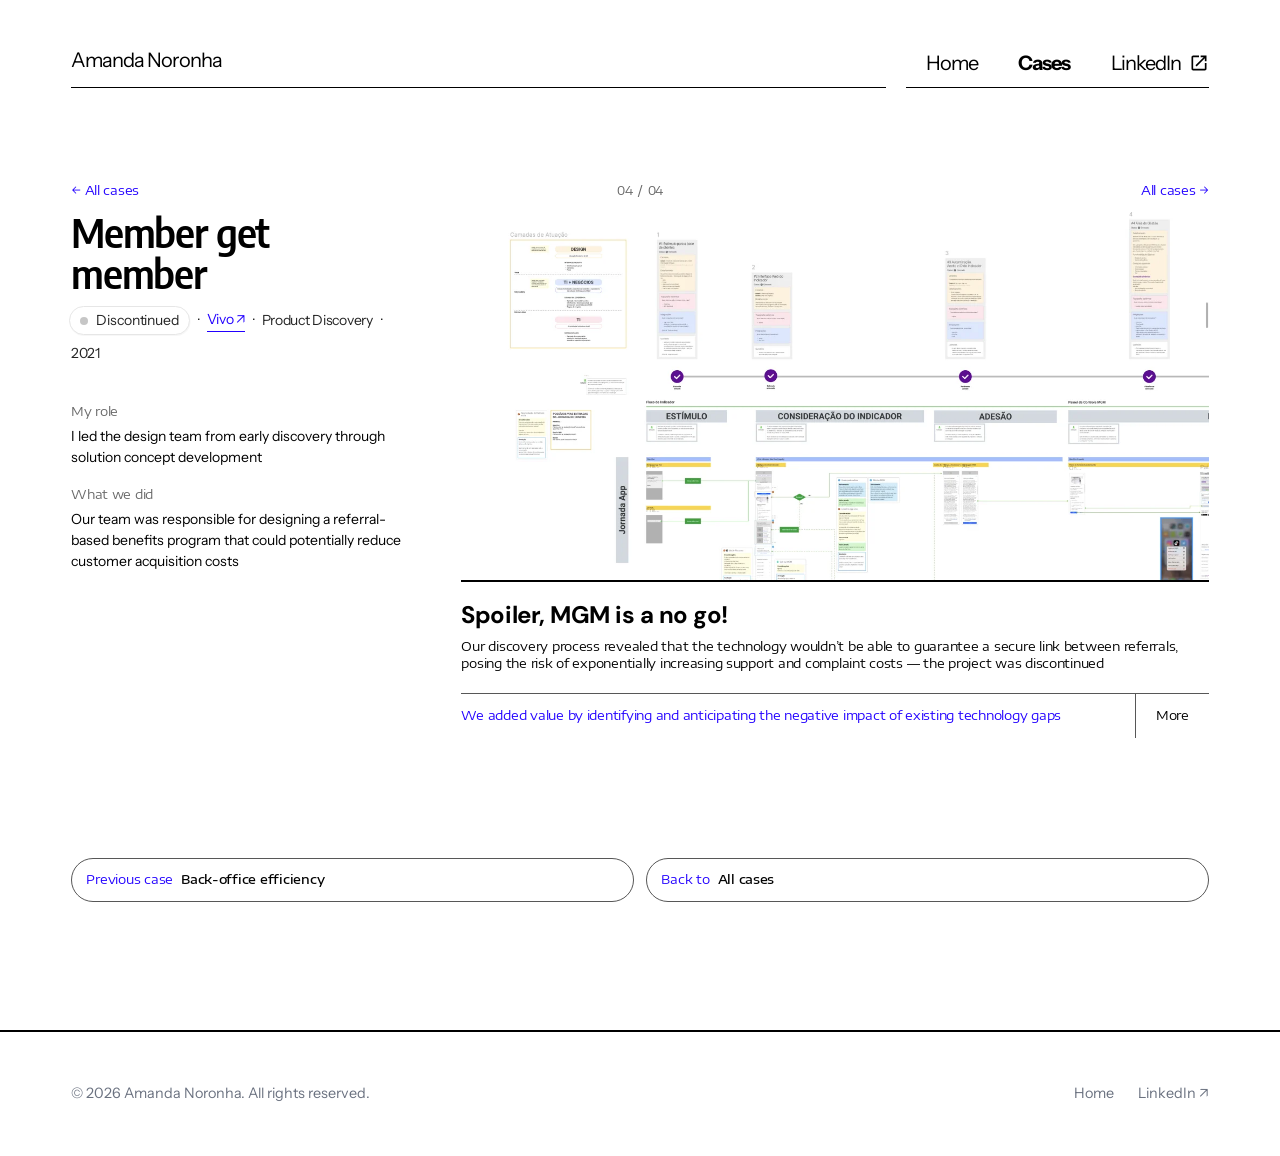
<file: case-member-get-member.html>
<!DOCTYPE html>
<html lang="en">
<head>
<meta charset="utf-8"/>
<meta content="width=device-width, initial-scale=1, viewport-fit=cover" name="viewport"/>
<title>Member get member — Amanda Noronha</title>
<meta content="A referral programme discovery that ended in a documented no-go — and saved the build" name="description"/>
<meta content="#ffffff" name="theme-color"/>
<meta content="Cases — Amanda Noronha" property="og:title"/>
<meta content="+10 years designing solutions in cross-functional environments." property="og:description"/>
<meta content="website" property="og:type"/>
<link href="favicon.svg" rel="icon" type="image/svg+xml"/>
<link href="favicon.svg" rel="apple-touch-icon"/>
<meta content="Amanda Noronha" name="author"/>
<meta content="https://norbgt.github.io/portfolio/og-image.jpg" property="og:image"/>
<meta content="1200" property="og:image:width"/>
<meta content="630" property="og:image:height"/>
<meta content="en_US" property="og:locale"/>
<meta content="summary_large_image" name="twitter:card"/>
<link href="https://norbgt.github.io/portfolio/cases.html" rel="canonical"/>
<meta content="https://norbgt.github.io/portfolio/cases.html" property="og:url"/>
<link href="https://fonts.googleapis.com" rel="preconnect"/>
<link crossorigin="" href="https://fonts.gstatic.com" rel="preconnect"/>
<link href="https://fonts.googleapis.com/css2?family=DM+Sans:wght@700&amp;family=Encode+Sans+Expanded:wght@400&amp;family=Encode+Sans+Semi+Condensed:wght@600&amp;family=Instrument+Sans:ital,wght@0,400;0,500;0,600;0,700;1,400&amp;display=swap" rel="stylesheet"/>
<link href="assets/css/styles.css?v=1a081524" rel="stylesheet"/>
</head>
<body>
<a class="skip-link" href="#main">Skip to content</a>
<div aria-hidden="true" class="progress"><span></span></div>
<!-- ============================ NAV ============================ -->
<header class="nav">
<div class="shell nav__inner">
<a class="nav__brand" href="index.html">Amanda Noronha</a>
<button aria-controls="nav-links" aria-expanded="false" class="nav__toggle" type="button">
<span aria-hidden="true" class="bars"></span><span class="visually-hidden">Menu</span>
</button>
<nav aria-label="Main" class="nav__links" id="nav-links">
<a class="nav__link" href="index.html">Home</a>
<a aria-current="page" class="nav__link" href="cases.html">Cases</a>
<a class="nav__link" href="https://www.linkedin.com/in/amanda-noronha/" rel="noopener" target="_blank">LinkedIn
        <svg aria-hidden="true" class="icon" focusable="false" viewbox="0 0 24 24"><path d="M19 19H5V5h7V3H5c-1.11 0-2 .9-2 2v14c0 1.1.89 2 2 2h14c1.1 0 2-.9 2-2v-7h-2v7zM14 3v2h3.59l-9.83 9.83 1.41 1.41L19 6.41V10h2V3h-7z" fill="currentColor"></path></svg>
</a>
</nav>
</div>
</header>
<main class="page page--case" id="main">
<div class="stack">
<!-- ---------- Project #1 ---------- -->
<div class="shell casegrid"><div class="casehead__nav"><a class="casehead__back" href="cases.html">← All cases</a><p class="casehead__n">04 / 04</p><a class="casehead__next" href="cases.html">All cases →</a></div><section class="casehead"><h1 class="casehead__t" id="case-title">Member get member</h1><p class="casehead__meta"><span class="tag tag--off">Discontinued</span><span aria-hidden="true">·</span><a href="https://vivo.com.br/" rel="noopener" target="_blank">Vivo ↗</a><span aria-hidden="true">·</span><span>Product Discovery</span><span aria-hidden="true">·</span><span>2021</span></p><div class="casehead__f"><div class="casehead__fi"><span class="casehead__rot">My role</span><p><span>I led the design team from early discovery through solution concept development</span></p></div><div class="casehead__fi"><span class="casehead__rot">What we did</span><p><span>Our team was responsible for designing a referral-based benefits program that could potentially reduce customer acquisition costs</span></p></div></div></section><div class="rows-wrap"><div class="rows">
<article class="row">
<div class="row__media">
<img alt="Discovery artefacts from the member-get-member referral programme" height="686" loading="lazy" src="assets/img/case-mgm.webp" width="1388"/>
</div>
<div class="row__info">
<h2 class="row__title">Spoiler, MGM is a no go!</h2>
<p class="row__desc">Our discovery process revealed that the technology wouldn’t be able to guarantee a secure link between referrals, posing the risk of exponentially increasing support and complaint costs — the project was discontinued</p>
</div>
<div class="row__note">
<span>We added value by identifying and anticipating the negative impact of existing technology gaps</span>
<a class="card__cta" href="https://www.linkedin.com/in/amanda-noronha/" rel="noopener" target="_blank">More</a>
</div>
</article>
</div></div></div>
<section class="shell">
<nav aria-label="Case navigation" class="pn pn--slim">
<a class="pn__i pn__i--p" href="case-back-office.html"><span>Previous case</span><b>Back-office efficiency</b></a>
<a class="pn__i pn__i--n" href="cases.html"><span>Back to</span><b>All cases</b></a>
</nav>
</section>
</div>
</main>
<!-- ============================ FOOTER ============================ -->
<footer class="footer">
<div class="shell footer__inner">
<p>© <span class="footer__y">2026</span> Amanda Noronha. All rights reserved.</p>
<p class="footer__links">
<a href="index.html">Home</a>
<a href="https://www.linkedin.com/in/amanda-noronha/" rel="noopener" target="_blank">LinkedIn ↗</a>
</p>
</div>
</footer>
<button aria-label="Back to top" class="to-top" hidden="" type="button">↑</button>
<script src="assets/js/main.js?v=e115dab0"></script>
</body>
</html>
</file>
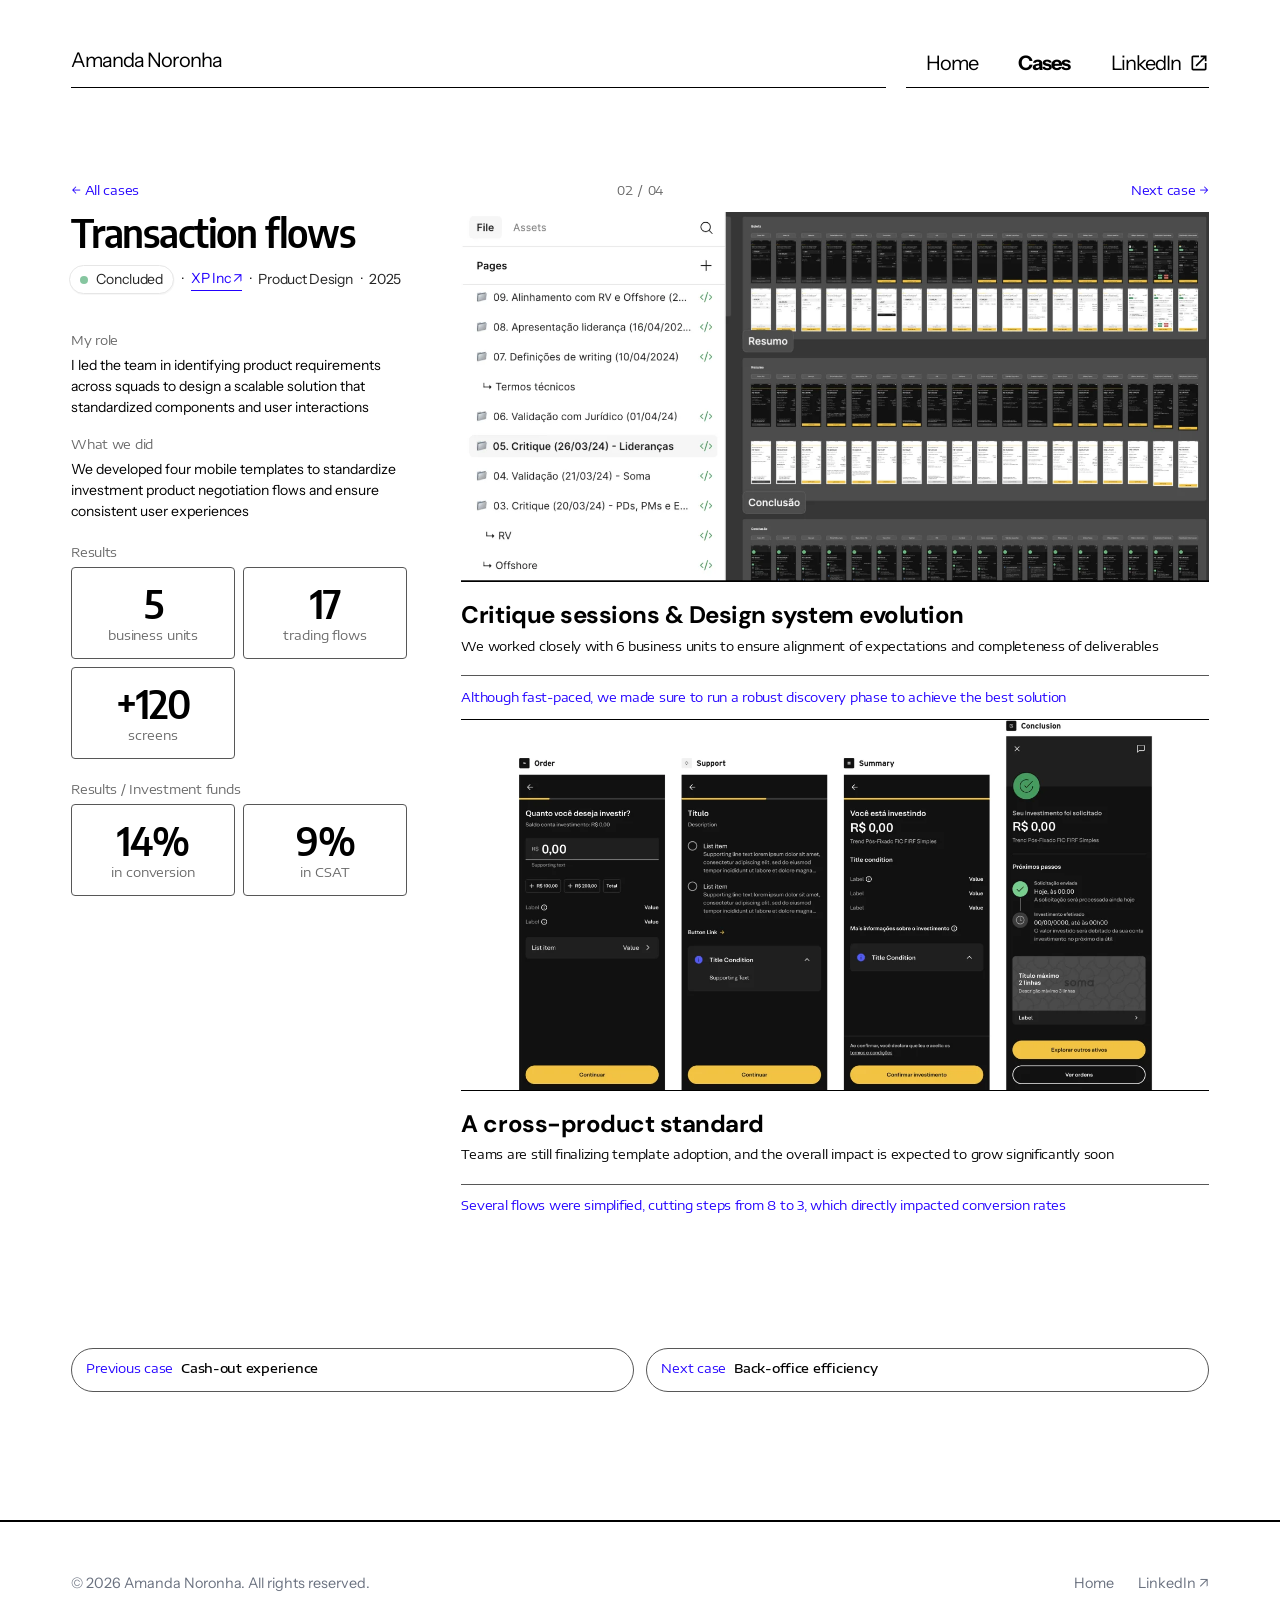
<file: case-transaction-flows.html>
<!DOCTYPE html>
<html lang="en">
<head>
<meta charset="utf-8"/>
<meta content="width=device-width, initial-scale=1, viewport-fit=cover" name="viewport"/>
<title>Transaction flows — Amanda Noronha</title>
<meta content="Four mobile templates that standardised investment negotiation across five business units" name="description"/>
<meta content="#ffffff" name="theme-color"/>
<meta content="Cases — Amanda Noronha" property="og:title"/>
<meta content="+10 years designing solutions in cross-functional environments." property="og:description"/>
<meta content="website" property="og:type"/>
<link href="favicon.svg" rel="icon" type="image/svg+xml"/>
<link href="favicon.svg" rel="apple-touch-icon"/>
<meta content="Amanda Noronha" name="author"/>
<meta content="https://norbgt.github.io/portfolio/og-image.jpg" property="og:image"/>
<meta content="1200" property="og:image:width"/>
<meta content="630" property="og:image:height"/>
<meta content="en_US" property="og:locale"/>
<meta content="summary_large_image" name="twitter:card"/>
<link href="https://norbgt.github.io/portfolio/cases.html" rel="canonical"/>
<meta content="https://norbgt.github.io/portfolio/cases.html" property="og:url"/>
<link href="https://fonts.googleapis.com" rel="preconnect"/>
<link crossorigin="" href="https://fonts.gstatic.com" rel="preconnect"/>
<link href="https://fonts.googleapis.com/css2?family=DM+Sans:wght@700&amp;family=Encode+Sans+Expanded:wght@400&amp;family=Encode+Sans+Semi+Condensed:wght@600&amp;family=Instrument+Sans:ital,wght@0,400;0,500;0,600;0,700;1,400&amp;display=swap" rel="stylesheet"/>
<link href="assets/css/styles.css?v=1a081524" rel="stylesheet"/>
</head>
<body>
<a class="skip-link" href="#main">Skip to content</a>
<div aria-hidden="true" class="progress"><span></span></div>
<!-- ============================ NAV ============================ -->
<header class="nav">
<div class="shell nav__inner">
<a class="nav__brand" href="index.html">Amanda Noronha</a>
<button aria-controls="nav-links" aria-expanded="false" class="nav__toggle" type="button">
<span aria-hidden="true" class="bars"></span><span class="visually-hidden">Menu</span>
</button>
<nav aria-label="Main" class="nav__links" id="nav-links">
<a class="nav__link" href="index.html">Home</a>
<a aria-current="page" class="nav__link" href="cases.html">Cases</a>
<a class="nav__link" href="https://www.linkedin.com/in/amanda-noronha/" rel="noopener" target="_blank">LinkedIn
        <svg aria-hidden="true" class="icon" focusable="false" viewbox="0 0 24 24"><path d="M19 19H5V5h7V3H5c-1.11 0-2 .9-2 2v14c0 1.1.89 2 2 2h14c1.1 0 2-.9 2-2v-7h-2v7zM14 3v2h3.59l-9.83 9.83 1.41 1.41L19 6.41V10h2V3h-7z" fill="currentColor"></path></svg>
</a>
</nav>
</div>
</header>
<main class="page page--case" id="main">
<div class="stack">
<!-- ---------- Project #3 ---------- -->
<div class="shell casegrid"><div class="casehead__nav"><a class="casehead__back" href="cases.html">← All cases</a><p class="casehead__n">02 / 04</p><a class="casehead__next" href="case-back-office.html">Next case →</a></div><section class="casehead"><h1 class="casehead__t" id="case-title">Transaction flows</h1><p class="casehead__meta"><span class="tag tag--done">Concluded</span><span aria-hidden="true">·</span><a href="https://www.xpinc.com/" rel="noopener" target="_blank">XP Inc ↗</a><span aria-hidden="true">·</span><span>Product Design</span><span aria-hidden="true">·</span><span>2025</span></p><div class="casehead__f"><div class="casehead__fi"><span class="casehead__rot">My role</span><p><span>I led the team in identifying product requirements across squads to design a scalable solution that standardized components and user interactions</span></p></div><div class="casehead__fi"><span class="casehead__rot">What we did</span><p><span>We developed four mobile templates to standardize investment product negotiation flows and ensure consistent user experiences</span></p></div></div><div class="results"><span class="casehead__rot">Results</span><ul class="results__l"><li class="result"><b>5</b><span class="result__l">business units</span></li><li class="result"><b>17</b><span class="result__l">trading flows</span></li><li class="result"><b>+120</b><span class="result__l">screens</span></li></ul></div><div class="results"><span class="casehead__rot">Results / Investment funds</span><ul class="results__l"><li class="result"><b>14%</b><span class="result__l">in conversion</span></li><li class="result"><b>9%</b><span class="result__l">in CSAT</span></li></ul></div></section><div class="rows-wrap"><div class="rows">
<article class="row">
<div class="row__media">
<img alt="Critique session board with the transaction flow templates under review" height="686" loading="lazy" src="assets/img/case-flows-critique.webp" width="1388"/>
</div>
<div class="row__info">
<h2 class="row__title">Critique sessions &amp; Design system evolution</h2>
<p class="row__desc">We worked closely with 6 business units to ensure alignment of expectations and completeness of deliverables</p>
</div>
<p class="row__note">Although fast-paced, we made sure to run a robust discovery phase to achieve the best solution</p>
</article>
<article class="row">
<div class="row__media">
<img alt="Standardised transaction flow screens applied across products" height="686" loading="lazy" src="assets/img/case-flows-standard.webp" width="1388"/>
</div>
<div class="row__info">
<h2 class="row__title">A cross-product standard</h2>
<p class="row__desc">Teams are still finalizing template adoption, and the overall impact is expected to grow significantly soon</p>
</div>
<p class="row__note">Several flows were simplified, cutting steps from 8 to 3, which directly impacted conversion rates</p>
</article>
</div></div></div>
<section class="shell">
<nav aria-label="Case navigation" class="pn pn--slim">
<a class="pn__i pn__i--p" href="case-cash-out.html"><span>Previous case</span><b>Cash-out experience</b></a>
<a class="pn__i pn__i--n" href="case-back-office.html"><span>Next case</span><b>Back-office efficiency</b></a>
</nav>
</section>
</div>
</main>
<!-- ============================ FOOTER ============================ -->
<footer class="footer">
<div class="shell footer__inner">
<p>© <span class="footer__y">2026</span> Amanda Noronha. All rights reserved.</p>
<p class="footer__links">
<a href="index.html">Home</a>
<a href="https://www.linkedin.com/in/amanda-noronha/" rel="noopener" target="_blank">LinkedIn ↗</a>
</p>
</div>
</footer>
<button aria-label="Back to top" class="to-top" hidden="" type="button">↑</button>
<script src="assets/js/main.js?v=e115dab0"></script>
</body>
</html>
</file>
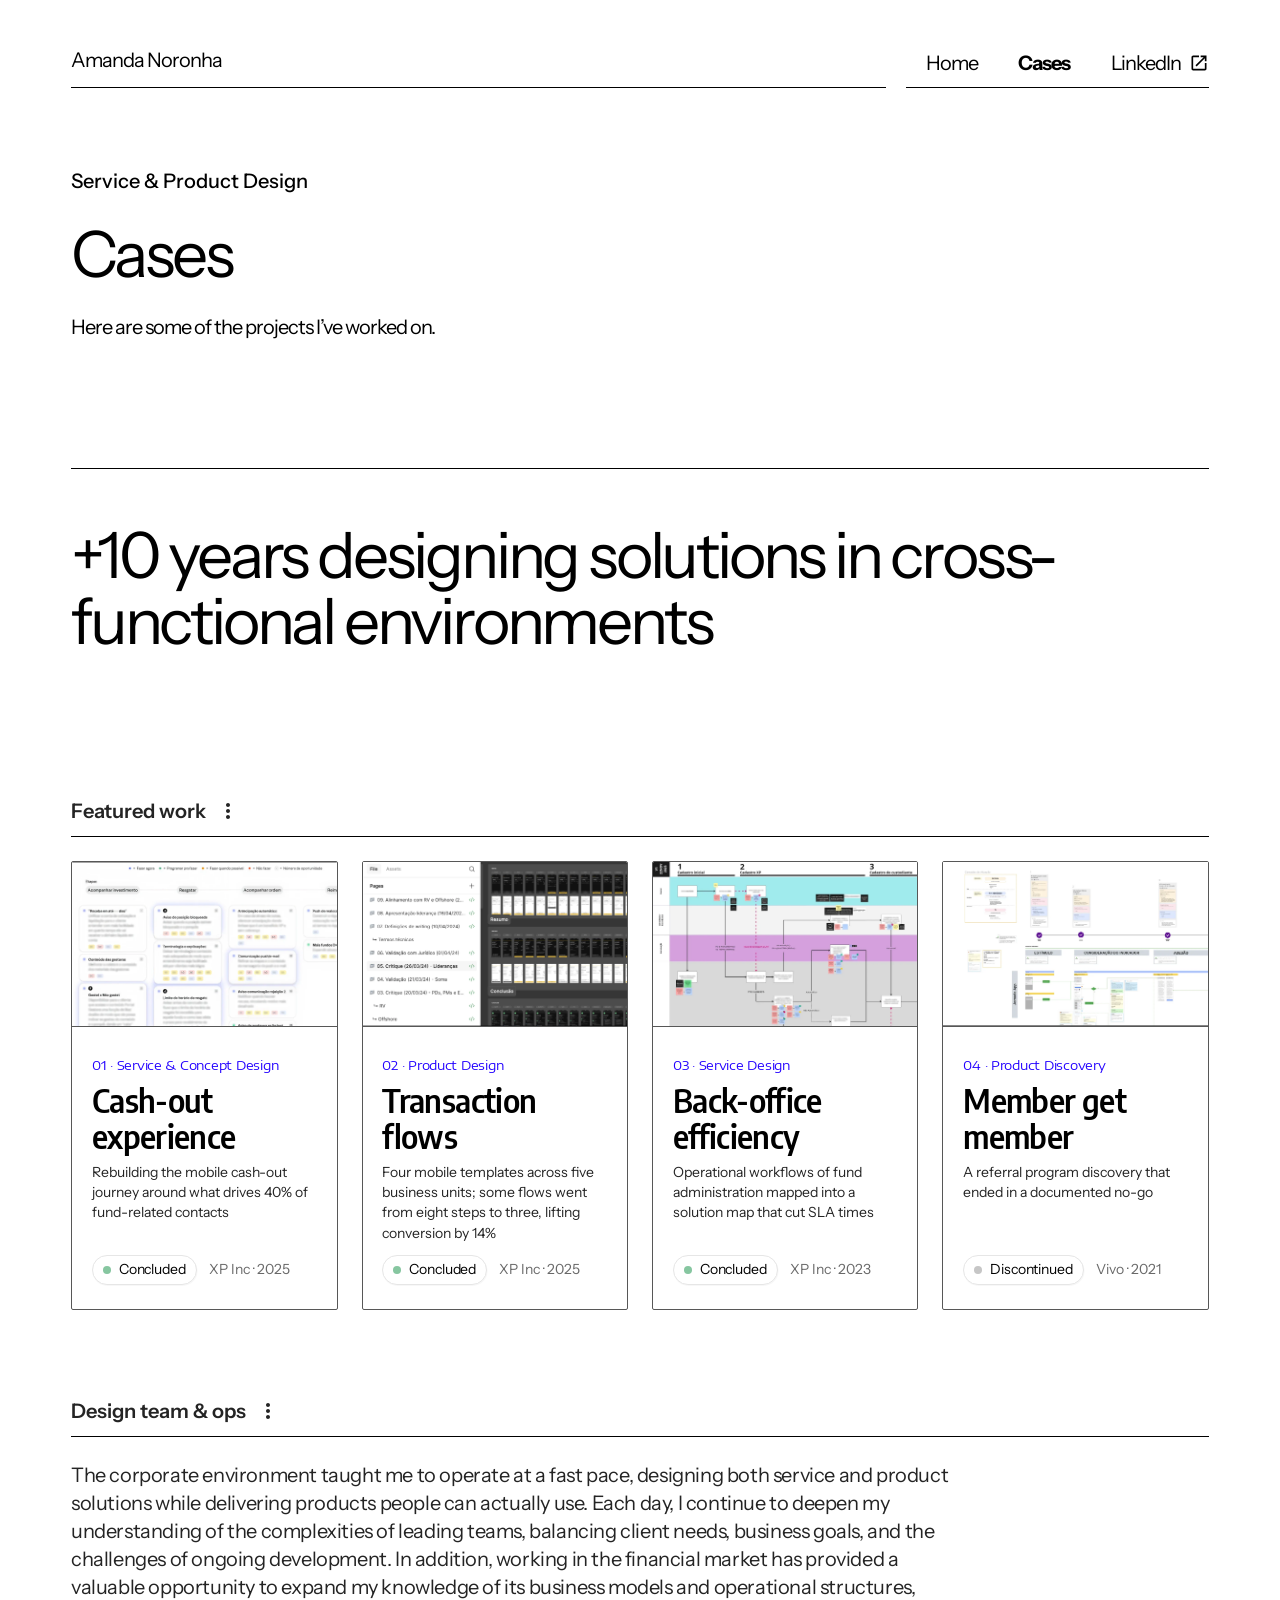
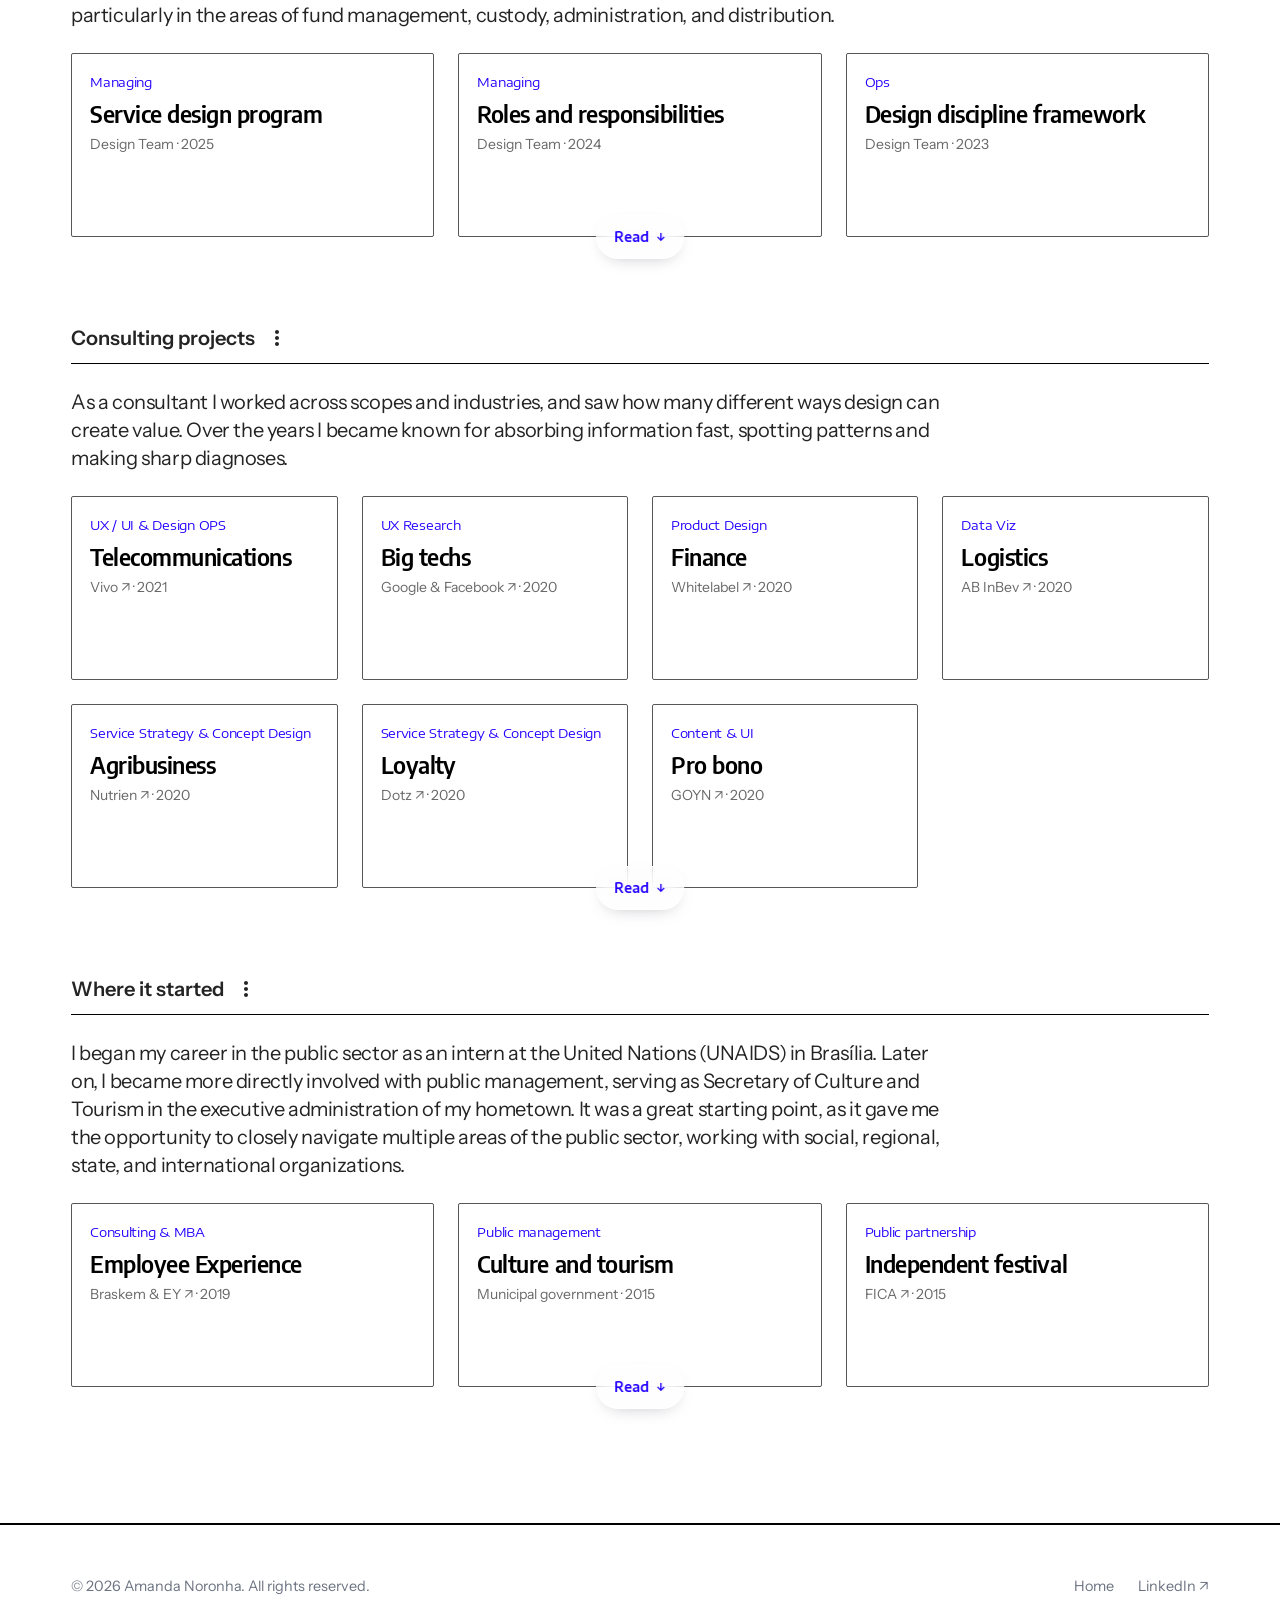
<file: cases.html>
<!DOCTYPE html>
<html lang="en">
<head>
<meta charset="utf-8"/>
<meta content="width=device-width, initial-scale=1, viewport-fit=cover" name="viewport"/>
<title>Cases — Amanda Noronha</title>
<meta content="Selected cases by Amanda Noronha — service and product design across finance, telecom, agribusiness and more." name="description"/>
<meta content="#ffffff" name="theme-color"/>
<meta content="Cases — Amanda Noronha" property="og:title"/>
<meta content="+10 years designing solutions in cross-functional environments." property="og:description"/>
<meta content="website" property="og:type"/>
<link href="favicon.svg" rel="icon" type="image/svg+xml"/>
<link href="favicon.svg" rel="apple-touch-icon"/>
<meta content="Amanda Noronha" name="author"/>
<meta content="https://norbgt.github.io/portfolio/og-image.jpg" property="og:image"/>
<meta content="1200" property="og:image:width"/>
<meta content="630" property="og:image:height"/>
<meta content="en_US" property="og:locale"/>
<meta content="summary_large_image" name="twitter:card"/>
<link href="https://norbgt.github.io/portfolio/cases.html" rel="canonical"/>
<meta content="https://norbgt.github.io/portfolio/cases.html" property="og:url"/>
<link href="https://fonts.googleapis.com" rel="preconnect"/>
<link crossorigin="" href="https://fonts.gstatic.com" rel="preconnect"/>
<link href="https://fonts.googleapis.com/css2?family=DM+Sans:wght@700&amp;family=Encode+Sans+Expanded:wght@400&amp;family=Encode+Sans+Semi+Condensed:wght@600&amp;family=Instrument+Sans:ital,wght@0,400;0,500;0,600;0,700;1,400&amp;display=swap" rel="stylesheet"/>
<link href="assets/css/styles.css?v=1a081524" rel="stylesheet"/>
</head>
<body>
<a class="skip-link" href="#main">Skip to content</a>
<div aria-hidden="true" class="progress"><span></span></div>
<!-- ============================ NAV ============================ -->
<header class="nav">
<div class="shell nav__inner">
<a class="nav__brand" href="index.html">Amanda Noronha</a>
<button aria-controls="nav-links" aria-expanded="false" class="nav__toggle" type="button">
<span aria-hidden="true" class="bars"></span><span class="visually-hidden">Menu</span>
</button>
<nav aria-label="Main" class="nav__links" id="nav-links">
<a class="nav__link" href="index.html">Home</a>
<a aria-current="page" class="nav__link" href="cases.html">Cases</a>
<a class="nav__link" href="https://www.linkedin.com/in/amanda-noronha/" rel="noopener" target="_blank">LinkedIn
        <svg aria-hidden="true" class="icon" focusable="false" viewbox="0 0 24 24"><path d="M19 19H5V5h7V3H5c-1.11 0-2 .9-2 2v14c0 1.1.89 2 2 2h14c1.1 0 2-.9 2-2v-7h-2v7zM14 3v2h3.59l-9.83 9.83 1.41 1.41L19 6.41V10h2V3h-7z" fill="currentColor"></path></svg>
</a>
</nav>
</div>
</header>
<main class="page" id="main">
<section class="shell hero">
<p class="hero__kicker">Service &amp; Product Design</p>
<h1 class="hero__title">Cases</h1>
<p class="hero__sub">Here are some of the projects I’ve worked on.</p>
</section>
<div class="stack">
<section class="shell">
<div class="intro intro--loose">
<h2 class="intro__statement">+10 years designing solutions in cross-functional environments</h2>
</div>
</section>
<section aria-labelledby="featured-work" class="shell mod" style="--rail-cols:4">
<div class="mod__h">
<h2 class="eyebrow" id="featured-work">Featured work <svg aria-hidden="true" class="icon" focusable="false" viewbox="0 0 24 24"><path d="M12 8c1.1 0 2-.9 2-2s-.9-2-2-2-2 .9-2 2 .9 2 2 2zm0 2c-1.1 0-2 .9-2 2s.9 2 2 2 2-.9 2-2-.9-2-2-2zm0 6c-1.1 0-2 .9-2 2s.9 2 2 2 2-.9 2-2-.9-2-2-2z" fill="currentColor"></path></svg></h2>
<p class="mod__c"><b>01</b> / <i>00</i></p>
</div>
<ul aria-label="Featured work" class="rail rail--cases" data-rail="">
<li>
<article class="pcard"><a class="pcard__l" href="case-cash-out.html">
<span class="pcard__media"><img alt="Co-creation workshop board with the journey blueprint and opportunity mapping" loading="lazy" src="assets/img/case-cashout-workshop.webp"/></span>
<span class="pcard__b">
<span class="pcard__n">01 · Service &amp; Concept Design</span>
<span class="pcard__t">Cash-out experience</span>
<span class="pcard__o">Rebuilding the mobile cash-out journey around what drives 40% of fund-related contacts</span>
<span class="pcard__m"><span class="tag tag--done">Concluded</span><span class="pcard__cy">XP Inc · 2025</span></span>
</span>
</a></article>
</li>
<li>
<article class="pcard"><a class="pcard__l" href="case-transaction-flows.html">
<span class="pcard__media"><img alt="Critique session board with the transaction flow templates under review" loading="lazy" src="assets/img/case-flows-critique.webp"/></span>
<span class="pcard__b">
<span class="pcard__n">02 · Product Design</span>
<span class="pcard__t">Transaction flows</span>
<span class="pcard__o">Four mobile templates across five business units; some flows went from eight steps to three, lifting conversion by 14%</span>
<span class="pcard__m"><span class="tag tag--done">Concluded</span><span class="pcard__cy">XP Inc · 2025</span></span>
</span>
</a></article>
</li>
<li>
<article class="pcard"><a class="pcard__l" href="case-back-office.html">
<span class="pcard__media"><img alt="Service blueprint of the fund administration process, built in Miro" loading="lazy" src="assets/img/case-backoffice-blueprint.webp"/></span>
<span class="pcard__b">
<span class="pcard__n">03 · Service Design</span>
<span class="pcard__t">Back-office efficiency</span>
<span class="pcard__o">Operational workflows of fund administration mapped into a solution map that cut SLA times</span>
<span class="pcard__m"><span class="tag tag--done">Concluded</span><span class="pcard__cy">XP Inc · 2023</span></span>
</span>
</a></article>
</li>
<li>
<article class="pcard"><a class="pcard__l" href="case-member-get-member.html">
<span class="pcard__media"><img alt="Discovery artefacts from the member-get-member referral programme" loading="lazy" src="assets/img/case-mgm.webp"/></span>
<span class="pcard__b">
<span class="pcard__n">04 · Product Discovery</span>
<span class="pcard__t">Member get member</span>
<span class="pcard__o">A referral program discovery that ended in a documented no-go</span>
<span class="pcard__m"><span class="tag tag--off">Discontinued</span><span class="pcard__cy">Vivo · 2021</span></span>
</span>
</a></article>
</li>
</ul>
<div aria-hidden="true" class="rail__bar"><span></span></div>
</section>
<section aria-labelledby="in-team" class="shell mod" style="--rail-cols:3">
<div class="mod__h">
<h2 class="eyebrow" id="in-team">Design team &amp; ops <svg aria-hidden="true" class="icon" focusable="false" viewbox="0 0 24 24"><path d="M12 8c1.1 0 2-.9 2-2s-.9-2-2-2-2 .9-2 2 .9 2 2 2zm0 2c-1.1 0-2 .9-2 2s.9 2 2 2 2-.9 2-2-.9-2-2-2zm0 6c-1.1 0-2 .9-2 2s.9 2 2 2 2-.9 2-2-.9-2-2-2z" fill="currentColor"></path></svg></h2>
<p class="mod__c"><b>01</b> / <i>00</i></p>
</div>
<p class="mod__intro">The corporate environment taught me to operate at a fast pace, designing both service and product solutions while delivering products people can actually use. Each day, I continue to deepen my understanding of the complexities of leading teams, balancing client needs, business goals, and the challenges of ongoing development. In addition, working in the financial market has provided a valuable opportunity to expand my knowledge of its business models and operational structures, particularly in the areas of fund management, custody, administration, and distribution.</p>
<ul aria-label="Design team &amp; ops" class="rail" data-rail="">
<li>
<article class="ncard">
<p class="ncard__tag">Managing</p>
<h3 class="ncard__t">Service design program</h3>
<p class="ncard__m">Design Team · 2025</p>
<div class="ncard__body"><p>Service design was a knowledge gap within the design team. We brought together a group of internal specialists to build the company’s service design training program.</p>
<p>90+ designers trained, 150+ participants, and +200 opportunities mapped across 14 customer journeys.</p></div>
</article>
</li>
<li>
<article class="ncard">
<p class="ncard__tag">Managing</p>
<h3 class="ncard__t">Roles and responsibilities</h3>
<p class="ncard__m">Design Team · 2024</p>
<div class="ncard__body"><p>I led co-creation sessions to define what each role in the design team does, and built a scoring model that made individual gaps and team potential visible.</p></div>
</article>
</li>
<li><article class="ncard">
<p class="ncard__tag">Ops</p>
<h3 class="ncard__t">Design discipline framework</h3>
<p class="ncard__m">Design Team · 2023</p>
<div class="ncard__body">
<p>I helped to define the company <strong>design discipline framework</strong>, aiming to improve efficiency and documentation quality and to promote shared practices across squads.</p>
</div></article></li></ul>
<div aria-hidden="true" class="rail__bar"><span></span></div>
</section>
<section aria-labelledby="consulting" class="shell mod" style="--rail-cols:4">
<div class="mod__h">
<h2 class="eyebrow" id="consulting">Consulting projects <svg aria-hidden="true" class="icon" focusable="false" viewbox="0 0 24 24"><path d="M12 8c1.1 0 2-.9 2-2s-.9-2-2-2-2 .9-2 2 .9 2 2 2zm0 2c-1.1 0-2 .9-2 2s.9 2 2 2 2-.9 2-2-.9-2-2-2zm0 6c-1.1 0-2 .9-2 2s.9 2 2 2 2-.9 2-2-.9-2-2-2z" fill="currentColor"></path></svg></h2>
<p class="mod__c"><b>01</b> / <i>00</i></p>
</div>
<p class="mod__intro">As a consultant I worked across scopes and industries, and saw how many different ways design can create value. Over the years I became known for absorbing information fast, spotting patterns and making sharp diagnoses.</p>
<ul aria-label="Consulting projects" class="rail" data-rail="">
<li>
<article class="ncard">
<p class="ncard__tag">UX / UI &amp; Design OPS</p>
<h3 class="ncard__t">Telecommunications</h3>
<p class="ncard__m"><a href="https://vivo.com.br/" rel="noopener" target="_blank">Vivo ↗</a> · 2021</p>
<div class="ncard__body"><p>Newly promoted to service design specialist, I coordinated the frameworks, processes and practices adopted across every squad.</p>
<p>In addition, I led the discovery process for new products, guiding designers through cross-team initiatives and supporting other squads in conducting discovery for their ongoing products.</p></div>
</article>
</li>
<li>
<article class="ncard">
<p class="ncard__tag">UX Research</p>
<h3 class="ncard__t">Big techs</h3>
<p class="ncard__m">Google &amp; Facebook ↗ · 2020</p>
<div class="ncard__body"><p>I ran the user interviews across several projects — cloud file organization, services inside instant messaging, usability testing of new features.</p></div>
</article>
</li>
<li>
<article class="ncard">
<p class="ncard__tag">Product Design</p>
<h3 class="ncard__t">Finance</h3>
<p class="ncard__m">Whitelabel ↗ · 2020</p>
<div class="ncard__body"><p>We designed a white-label platform that allowed financial institutions to deliver their services end-to-end.</p>
<p>The product supported key experiences including auto financing, loan simulations, credit card control, investment recommendations, and performance insights.</p></div>
</article>
</li>
<li>
<article class="ncard">
<p class="ncard__tag">Data Viz</p>
<h3 class="ncard__t">Logistics</h3>
<p class="ncard__m"><a href="https://www.ab-inbev.com/" rel="noopener" target="_blank">AB InBev ↗</a> · 2020</p>
<div class="ncard__body"><p>We mapped key variables in the logistics process and translated them into a Power BI solution that enabled the operations team to effectively execute and monitor their services.</p>
<p>I ran the research and turned the insights into the rationale and the wireframes that made the data usable by the operations team. Later, in collaboration with the visual designer, we delivered the final layout, fully aligned with the client’s brand identity.</p></div>
</article>
</li>
<li>
<article class="ncard">
<p class="ncard__tag">Service Strategy &amp; Concept Design</p>
<h3 class="ncard__t">Agribusiness</h3>
<p class="ncard__m"><a href="https://www.nutrien.com/" rel="noopener" target="_blank">Nutrien ↗</a> · 2020</p>
<div class="ncard__body"><p>Amid the challenges of the COVID-19 pandemic, our goal was to identify the service model best suited to meeting the needs of rural producers at scale.</p>
<p>In addition to ensuring the perceived value of the service, our team was also responsible for evolving a marketplace solution focused on core agricultural products such as fertilizers, pesticides, and seeds.</p></div>
</article>
</li>
<li>
<article class="ncard">
<p class="ncard__tag">Service Strategy &amp; Concept Design</p>
<h3 class="ncard__t">Loyalty</h3>
<p class="ncard__m"><a href="https://www.dotz.com.br/" rel="noopener" target="_blank">Dotz ↗</a> · 2020</p>
<div class="ncard__body"><p>Our client wanted to understand what drives loyalty among medium and large supermarket chains in order to offer the most suitable service.</p>
<p>I organized and ran the interviews, consolidated the insights, shaped the service strategy and developed the concepts that came out of it.</p></div>
</article>
</li>
<li>
<article class="ncard">
<p class="ncard__tag">Content &amp; UI</p>
<h3 class="ncard__t">Pro bono</h3>
<p class="ncard__m">GOYN ↗ · 2020</p>
<div class="ncard__body"><p>We translated an in-depth report on “Jovens Potência” into a website that presented the study and the program’s proposal, making it easier for young people to access key opportunities coordinated by United Way Brasil.</p>
<p>The initiative aims to impact over 700,000 youths by 2030.</p></div>
</article>
</li>
</ul>
<div aria-hidden="true" class="rail__bar"><span></span></div>
</section>
<section aria-labelledby="early-career" class="shell mod" style="--rail-cols:3">
<div class="mod__h">
<h2 class="eyebrow" id="early-career">Where it started <svg aria-hidden="true" class="icon" focusable="false" viewbox="0 0 24 24"><path d="M12 8c1.1 0 2-.9 2-2s-.9-2-2-2-2 .9-2 2 .9 2 2 2zm0 2c-1.1 0-2 .9-2 2s.9 2 2 2 2-.9 2-2-.9-2-2-2zm0 6c-1.1 0-2 .9-2 2s.9 2 2 2 2-.9 2-2-.9-2-2-2z" fill="currentColor"></path></svg></h2>
</div>
<p class="mod__intro">I began my career in the public sector as an intern at the United Nations (UNAIDS) in Brasília. Later on, I became more directly involved with public management, serving as Secretary of Culture and Tourism in the executive administration of my hometown. It was a great starting point, as it gave me the opportunity to closely navigate multiple areas of the public sector, working with social, regional, state, and international organizations.</p>
<ul aria-label="Public sector" class="rail" data-rail=""><li>
<article class="ncard">
<p class="ncard__tag">Consulting &amp; MBA</p>
<h3 class="ncard__t">Employee Experience</h3>
<p class="ncard__m">Braskem &amp; EY ↗ · 2019</p>
<div class="ncard__body"><p>I was first introduced to design while working on the Braskem project, where we applied design thinking to map pain points and opportunities across the employee journey.</p>
<p>In parallel, everything I learned fed into my MBA case study, which I developed at EY: the project focused on improving the trainee experience to boost employee satisfaction and delivery quality. I was eventually assigned to officially lead and implement the initiative within the company, a role I held for over a year.</p>
<p>Later, I presented the project to Accenture/Fjord, where, as a result, I was hired as a designer.</p></div>
</article>
</li><li><article class="ncard">
<p class="ncard__tag">Public management</p>
<h3 class="ncard__t">Culture and tourism</h3>
<p class="ncard__m">Municipal government · 2015</p>
<div class="ncard__body">
<p>I shaped and implemented public policies in culture and tourism at the municipal level, fostering regional collaboration and community engagement.</p>
<p>I engaged in cultural events with regional impact, strengthening local identity and the creative economy, and partnered with public and private stakeholders through intermunicipal agendas and regional committees.</p>
<p>I managed budgets, logistics and institutional communication, promoting transparency through public hearings and community assemblies.</p>
</div></article></li>
<li>
<article class="ncard">
<p class="ncard__tag">Public partnership</p>
<h3 class="ncard__t">Independent festival</h3>
<p class="ncard__m">FICA ↗ · 2015</p>
<div class="ncard__body"><p>I was the city’s representative in the partnership with the festival’s organizers and artists.</p>
<p>My role covered budget planning, venue reservation, equipment logistics, media coordination, and on-the-ground execution.</p>
<p>The festival featured cultural interventions, including live music, poetry, and a graffiti mural on the wall of a public school.</p></div>
</article>
</li>
</ul>
<div aria-hidden="true" class="rail__bar"><span></span></div></section>
</div>
</main>
<!-- ============================ FOOTER ============================ -->
<footer class="footer">
<div class="shell footer__inner">
<p>© <span class="footer__y">2026</span> Amanda Noronha. All rights reserved.</p>
<p class="footer__links">
<a href="index.html">Home</a>
<a href="https://www.linkedin.com/in/amanda-noronha/" rel="noopener" target="_blank">LinkedIn ↗</a>
</p>
</div>
</footer>
<button aria-label="Back to top" class="to-top" hidden="" type="button">↑</button>
<script src="assets/js/main.js?v=e115dab0"></script>
</body>
</html>
</file>
<file: assets/css/styles.css>
/* =========================================================================
   Amanda Noronha — Design Portfolio
   Design system extraído do Figma "Portfolio - Amanda Noronha - 2025"
   ========================================================================= */

/* -------------------------------------------------------------------------
   1. Tokens
   ------------------------------------------------------------------------- */
:root {
  /* Cores — Figma variables */
  --c-black: #000000;          /* Primary/Black          */
  --c-white: #ffffff;          /* Primary/White, Background/Background 1 */
  --c-ink: #242424;            /* Títulos de seção        */
  --c-divider: #575757;        /* Dividers                */
  --c-line-soft: #e6e6e6;      /* Bordas de tag           */
  --c-accent: #2200ff;         /* Accent/Accent 4         */
  --c-muted: #696969;          /* Autoria de depoimentos  */
  --c-footer: #6b7280;         /* cool-gray/500           */
  --c-surface-alt: #f6f6f6;    /* Slots de mídia          */

  /* Tipografia */
  --f-display: "Instrument Sans", -apple-system, BlinkMacSystemFont, "Segoe UI", Roboto, sans-serif;
  --f-condensed: "Encode Sans Semi Condensed", "Instrument Sans", -apple-system, sans-serif;
  --f-card-title: "DM Sans", "Instrument Sans", -apple-system, sans-serif;
  --f-card-body: "Encode Sans Expanded", "Instrument Sans", -apple-system, sans-serif;

  /* Escala tipográfica fluida (mobile → desktop) */
  --t-h1:      clamp(2.375rem, 1.45rem + 4.6vw, 4rem);      /*  38 → 64 */
  --t-h2:      clamp(1.75rem, 1.32rem + 2.15vw, 2.3125rem); /*  28 → 37 */
  --t-h3:      clamp(1.5rem, 1.2rem + 1.5vw, 2rem);         /*  24 → 32 */
  --t-card:    clamp(1.25rem, 1.09rem + 0.8vw, 1.5rem);     /*  20 → 24 */
  --t-lead:    clamp(1.0625rem, 0.98rem + 0.42vw, 1.25rem); /*  17 → 20 */
  --t-body:    1rem;                                        /*  16      */
  --t-meta:    0.875rem;                                    /*  14      */
  --t-micro:   clamp(0.8125rem, 0.79rem + 0.12vw, 0.75rem); /*  13 → 12 */

  /* Layout */
  --shell-max: 1440px;
  --gutter: clamp(1.25rem, 5.55vw, 5rem);      /* 20 → 80px */
  --block-gap: clamp(4.5rem, 2.5rem + 10vw, 15rem);  /* 72 → 240px */
  --section-gap: clamp(2.5rem, 1.5rem + 5vw, 5rem);  /* 40 → 80px */
  --nav-h: clamp(4rem, 3rem + 3vw, 7.25rem);

  /* Traços */
  --hair: 1px;
  --tap: 44px;

  /* Raios — três degraus, nada além disso */
  --r-xs: 2px;      /* cartões, botões, blocos de mídia */
  --r-sm: 4px;      /* peças pequenas: tiles, tags */
  --r-pill: 999px;  /* pílulas */

  /* Movimento — uma duração base, uma lenta, uma curva.
     V11: estes cinco tokens estavam definidos como eles mesmos
     (--dur: var(--dur)), o que os torna inválidos. Com --dur inválido,
     toda declaração `transition` que o usava era descartada: o site
     inteiro estava sem transição, e a bolinha verde do status ficava
     sem cor. */
  --dur: 200ms;
  --dur-slow: 380ms;
  --ease: cubic-bezier(.2, .7, .2, 1);

  /* Superfícies de estado */
  --c-hover: #f4f4f4;          /* fundo de linha/cartão sob o cursor */
  --c-rule:  #ededed;          /* régua fraca entre itens de lista */

  /* Status de projeto — bolinhas em tom pastel */
  --c-run:  #8ea4f2;           /* em andamento */
  --c-ok:   #86c6a0;           /* concluído    */
  --c-off:  #c6c6c6;           /* despriorizado */
}

/* -------------------------------------------------------------------------
   2. Reset / base
   ------------------------------------------------------------------------- */
*,
*::before,
*::after { box-sizing: border-box; }

html {
  -webkit-text-size-adjust: 100%;
  text-size-adjust: 100%;
  scroll-behavior: smooth;
  scroll-padding-top: calc(var(--nav-h) + 1rem);
}

@media (prefers-reduced-motion: reduce) {
  html { scroll-behavior: auto; }
  *, *::before, *::after {
    animation-duration: .001ms !important;
    transition-duration: .001ms !important;
  }}

body {
  margin: 0;
  background: var(--c-white);
  color: var(--c-black);
  font-family: var(--f-display);
  font-size: var(--t-body);
  line-height: 1.55;
  overflow-x: hidden;           /* trava scroll horizontal no mobile */
  -webkit-font-smoothing: antialiased;
  -moz-osx-font-smoothing: grayscale;
  font-synthesis-weight: none;
}

img, svg, video { display: block; max-width: 100%; }
img { height: auto; }

h1, h2, h3, h4, p, ul, figure, blockquote { margin: 0; }
ul { padding: 0; list-style: none; }

a { color: inherit; }

button {
  font: inherit;
  color: inherit;
  background: none;
  border: 0;
  cursor: pointer;
}

::selection { background: var(--c-accent); color: var(--c-white); }

:focus-visible {
  outline: 2px solid var(--c-accent);
  outline-offset: 3px;
  border-radius: var(--r-xs);
}

.skip-link {
  position: absolute;
  left: -9999px;
  top: 0;
  z-index: 200;
  background: var(--c-black);
  color: var(--c-white);
  padding: .75rem 1rem;
  font-size: var(--t-meta);
}
.skip-link:focus { left: 0; }

.visually-hidden {
  position: absolute !important;
  width: 1px; height: 1px;
  padding: 0; margin: -1px;
  overflow: hidden;
  clip: rect(0 0 0 0);
  white-space: nowrap;
  border: 0;
}

/* -------------------------------------------------------------------------
   3. Shell / grid
   ------------------------------------------------------------------------- */
.shell {
  width: 100%;
  max-width: var(--shell-max);
  margin-inline: auto;
  padding-inline: var(--gutter);
}

/* respeita o notch em iPhone quando em paisagem */
@supports (padding: max(0px)) {
  .shell {
    padding-left: max(var(--gutter), env(safe-area-inset-left));
    padding-right: max(var(--gutter), env(safe-area-inset-right));
  }
}

.page {
  display: flex;
  flex-direction: column;
  gap: var(--block-gap);
  padding-block: clamp(2rem, 1rem + 5vw, 5rem) 0;
}

.stack { display: flex; flex-direction: column; gap: var(--section-gap); }

/* -------------------------------------------------------------------------
   4. Navegação
   ------------------------------------------------------------------------- */
.nav {
  position: sticky;
  top: 0;
  z-index: 100;
  background: var(--c-white);
  padding-top: clamp(.875rem, .3rem + 1.6vw, 2.25rem);
}

.nav__inner {
  display: flex;
  align-items: flex-end;
  justify-content: space-between;
  gap: 1.25rem;
}

.nav__brand,
.nav__links {
  border-bottom: var(--hair) solid var(--c-black);
  display: flex;
  align-items: flex-end;
  min-height: clamp(2.75rem, 2rem + 2.4vw, 5rem);
  padding-bottom: .625rem;
}

.nav__brand {
  flex: 1 1 auto;
  padding-right: 1.25rem;
  font-size: clamp(1rem, .87rem + .55vw, 1.25rem);
  letter-spacing: -.05em;
  line-height: 1;
  text-decoration: none;
  white-space: nowrap;
}

.nav__links {
  gap: clamp(1.25rem, .3rem + 2.8vw, 3.125rem);
  padding-left: 1.25rem;
  justify-content: flex-end;
}

.nav__link {
  font-size: clamp(1rem, .87rem + .55vw, 1.25rem);
  letter-spacing: -.05em;
  line-height: 1;
  text-decoration: none;
  display: inline-flex;
  align-items: flex-end;
  gap: .5rem;
  white-space: nowrap;
  padding-top: 1rem;      /* aumenta a área de toque para cima */
  padding-bottom: .25rem;
}
.nav__link[aria-current="page"] { font-weight: 700; }
.nav__link .icon { width: 1.25rem; height: 1.25rem; }

/* Botão hamburguer — só aparece no mobile */
.nav__toggle {
  display: none;
  align-items: center;
  justify-content: center;
  width: var(--tap);
  height: var(--tap);
  margin-bottom: .125rem;
  border-bottom: var(--hair) solid var(--c-black);
  flex: 0 0 auto;
}
.nav__toggle .bars,
.nav__toggle .bars::before,
.nav__toggle .bars::after {
  display: block;
  width: 22px;
  height: 1.5px;
  background: var(--c-black);
  transition: transform var(--dur) var(--ease), opacity var(--dur) var(--ease);
}
.nav__toggle .bars { position: relative; }
.nav__toggle .bars::before,
.nav__toggle .bars::after {
  content: "";
  position: absolute;
  left: 0;
}
.nav__toggle .bars::before { top: -7px; }
.nav__toggle .bars::after  { top: 7px; }
.nav__toggle[aria-expanded="true"] .bars { background: transparent; }
.nav__toggle[aria-expanded="true"] .bars::before { transform: translateY(7px) rotate(45deg); }
.nav__toggle[aria-expanded="true"] .bars::after  { transform: translateY(-7px) rotate(-45deg); }

@media (max-width: 47.9375em) {
  .nav__inner { align-items: center; }
  .nav__brand {
    border-bottom: 0;
    padding-bottom: 0;
    min-height: 0;
  }
  .nav__toggle { display: inline-flex; border-bottom: 0; }

  .nav__links {
    position: absolute;
    left: 0;
    right: 0;
    top: 100%;
    flex-direction: column;
    align-items: stretch;
    justify-content: flex-start;
    gap: 0;
    padding: .5rem var(--gutter) 1.25rem;
    background: var(--c-white);
    border-top: var(--hair) solid var(--c-black);
    border-bottom: var(--hair) solid var(--c-black);
    box-shadow: 0 12px 24px -18px rgba(0, 0, 0, .5);
    min-height: 0;
  }
  .nav__links[hidden] { display: none; }
  .nav__link {
    min-height: var(--tap);
    padding-block: .75rem;
    border-bottom: var(--hair) solid var(--c-line-soft);
    font-size: 1.125rem;
    letter-spacing: -.03em;
  }
  .nav__link:last-child { border-bottom: 0; }
  .nav { border-bottom: var(--hair) solid var(--c-black); padding-bottom: .625rem; }
  .nav__inner { position: relative; }}

/* -------------------------------------------------------------------------
   5. Hero
   ------------------------------------------------------------------------- */
.hero { display: flex; flex-direction: column; gap: 1.5rem; }

.hero__kicker {
  font-size: var(--t-lead);
  font-weight: 500;
  line-height: 1.3;
}

.hero__title {
  font-size: var(--t-h1);
  font-weight: 400;
  line-height: 1;
  letter-spacing: -.05em;
  max-width: 20ch;
}

.hero__sub {
  font-size: var(--t-lead);
  line-height: 1.3;
  letter-spacing: -.05em;
  max-width: 42ch;
}

/* -------------------------------------------------------------------------
   6. Blocos de introdução (divider + frase grande)
   ------------------------------------------------------------------------- */
.intro { border-top: var(--hair) solid var(--c-black); padding-top: clamp(1.75rem, 1rem + 3vw, 3.5rem); }

.intro--tight { padding-bottom: clamp(1.5rem, 1rem + 2vw, 2.5rem); }
.intro--loose { padding-bottom: clamp(3rem, 2rem + 5vw, 7.5rem); }

.intro__statement {
  font-size: var(--t-h1);
  font-weight: 400;
  line-height: 1.02;
  letter-spacing: -.05em;
}

.intro__text {
  font-size: var(--t-h3);
  line-height: 1.15;
  letter-spacing: -.05em;
  display: flex;
  flex-direction: column;
  gap: 1em;
}
.intro__text strong { font-weight: 500; }

/* -------------------------------------------------------------------------
   7. Rótulo de seção ("Featured work", "Consulting projects"…)
   ------------------------------------------------------------------------- */
.eyebrow {
  display: flex;
  align-items: center;
  gap: .625rem;
  font-size: var(--t-lead);
  font-weight: 600;
  line-height: 1.3;
  color: var(--c-ink);
}
.eyebrow .icon { width: 1.5rem; height: 1.5rem; flex: 0 0 auto; }

.section-title {
  font-size: var(--t-h2);
  font-weight: 600;
  line-height: 1.1;
  letter-spacing: -.02em;
  text-align: center;
}
.section-title--start { text-align: left; }

.card {
  display: flex;
  flex-direction: column;
  background: var(--c-white);
  min-width: 0;
  border-left: var(--hair) solid var(--c-divider);
}
.card:first-child { border-left: 0; }

.card__media {
  aspect-ratio: 426 / 331;
  background: var(--c-surface-alt);
  border-bottom: var(--hair) solid var(--c-divider);
  overflow: hidden;
}
.card__media img { width: 100%; height: 100%; object-fit: cover; }

.card__info {
  display: flex;
  flex-direction: column;
  gap: .625rem;
  padding: 1.25rem;
  flex: 1 1 auto;
}

.card__title {
  font-family: var(--f-card-title);
  font-weight: 700;
  font-size: var(--t-card);
  line-height: 1.05;
  letter-spacing: -.02em;
}
.card__title a {
  text-decoration: none;
  display: inline-block;
}
.card__title a:hover,
.card__title a:focus-visible { text-decoration: underline; text-underline-offset: .18em; }

.card__desc {
  font-family: var(--f-card-body);
  font-size: var(--t-micro);
  line-height: 1.37;
  letter-spacing: -.02em;
}

.card__details {
  display: flex;
  align-items: stretch;
  justify-content: space-between;
  gap: 1rem;
  border-top: var(--hair) solid var(--c-divider);
  min-height: var(--tap);
}

.card__tag {
  font-family: var(--f-card-body);
  font-size: var(--t-micro);
  line-height: 1.37;
  letter-spacing: -.02em;
  color: var(--c-accent);
  padding: .75rem 0 .75rem 1.25rem;
  display: flex;
  align-items: center;
  min-width: 0;
}

.card__cta {
  font-family: var(--f-card-body);
  font-size: var(--t-micro);
  letter-spacing: -.02em;
  text-decoration: none;
  border-left: var(--hair) solid var(--c-divider);
  padding: .75rem 1.25rem;
  display: inline-flex;
  align-items: center;
  justify-content: center;
  white-space: nowrap;
  flex: 0 0 auto;
  min-height: var(--tap);
  transition: background-color var(--dur) var(--ease), color var(--dur) var(--ease);
}
.card__cta:hover,
.card__cta:focus-visible { background: var(--c-black); color: var(--c-white); }

@media (max-width: 61.9375em) {
  .card:nth-child(2n + 1) { border-left: 0; }
  .card:nth-child(n + 3) { border-top: var(--hair) solid var(--c-divider); }}

@media (max-width: 47.9375em) {
  .card { border-left: 0; }
  .card + .card { border-top: var(--hair) solid var(--c-divider); }
  .card:nth-child(n + 3) { border-top: var(--hair) solid var(--c-divider); }}

.quote {
  display: flex;
  flex-direction: column;
  gap: 1.5rem;
  font-size: var(--t-lead);
  line-height: 1.21;
  letter-spacing: -.04em;
}
.quote p + p { margin-top: .75em; }
.quote strong { font-weight: 600; }
.quote__author { color: var(--c-muted); }
.quote__author em { font-style: italic; }

/* -------------------------------------------------------------------------
   12. Projetos (página Cases)
   ------------------------------------------------------------------------- */
.project {
  display: grid;
  grid-template-columns: minmax(280px, 1fr) minmax(0, 1.45fr);
  gap: clamp(2rem, 1rem + 4vw, 4rem);
  align-items: start;
  padding-block: clamp(1.5rem, 1rem + 3vw, 2.5rem);
}

.project__aside {
  display: flex;
  flex-direction: column;
  gap: .95rem;
  position: sticky;
  top: calc(var(--nav-h) + 1rem);
}

.project__title {
  font-family: var(--f-condensed);
  font-weight: 600;
  font-size: var(--t-h2);
  line-height: 1.1;
  letter-spacing: -.02em;
}

.field { display: flex; flex-direction: column; gap: .75rem; }
.field__label {
  font-size: var(--t-body);
  font-weight: 600;
  line-height: 1.3;
  color: var(--c-ink);
}
.field__value {
  display: flex;
  flex-direction: column;
  gap: .125rem;
  font-size: var(--t-meta);
  line-height: 1.4;
  letter-spacing: -.01em;
}
.field__value a { text-decoration: none; }
.field__value a:hover { text-decoration: underline; }

.tag {
  display: inline-flex;
  align-items: center;
  gap: .5rem;
  align-self: flex-start;
  min-height: 24px;
  padding: .25rem .625rem;
  border: var(--hair) solid var(--c-line-soft);
  border-radius: var(--r-pill);
  background: var(--c-white);
  box-shadow: .5px 1px .5px rgba(221, 221, 221, .25);
  font-size: var(--t-meta);
  line-height: 1.4;
  letter-spacing: -.01em;
}
.tag::before {
  content: "";
  width: 8px;
  height: 8px;
  border-radius: 50%;
  background: var(--c-run);
  flex: 0 0 auto;
}
.tag--done::before { background: var(--c-ok); }
.tag--off::before  { background: var(--c-off); }

.rows { display: flex; flex-direction: column; }

.row {
  display: flex;
  flex-direction: column;
  border-top: var(--hair) solid var(--c-black);
}
.rows > .row:first-child { border-top: 0; }

/* Nos cases a imagem é um artefato (blueprint, quadro de conceitos):
   cortar esconde conteúdo, então respeitamos a proporção real do arquivo.
   Os atributos width/height do <img> reservam o espaço antes de carregar. */
.row__media {
  background: var(--c-surface-alt);
  border-bottom: var(--hair) solid var(--c-black);
  overflow: hidden;
}
.row__media img { width: 100%; height: auto; }

.row__info { display: flex; flex-direction: column; gap: .625rem; padding: 1.25rem; }
.row__title {
  font-family: var(--f-card-title);
  font-weight: 700;
  font-size: var(--t-card);
  line-height: 1.05;
  letter-spacing: -.02em;
}
.row__desc {
  font-family: var(--f-card-body);
  font-size: var(--t-micro);
  line-height: 1.37;
  letter-spacing: -.02em;
}

.row__note {
  display: flex;
  align-items: center;
  justify-content: space-between;
  gap: 1rem;
  border-top: var(--hair) solid var(--c-divider);
  padding: .75rem 0 .75rem 1.25rem;
  min-height: var(--tap);
  font-family: var(--f-card-body);
  font-size: var(--t-micro);
  line-height: 1.37;
  letter-spacing: -.02em;
  color: var(--c-accent);
}
.row__note .card__cta { color: var(--c-black); margin-block: -.75rem; align-self: stretch; }

@media (max-width: 61.9375em) {
  .project { grid-template-columns: minmax(0, 1fr); }
  .project__aside { position: static; }}

/* -------------------------------------------------------------------------
   13. Rodapé
   ------------------------------------------------------------------------- */
.footer {
  border-top: 2px solid var(--c-black);
  margin-top: var(--block-gap);
}
.footer__inner {
  display: flex;
  flex-wrap: wrap;
  align-items: center;
  justify-content: space-between;
  gap: 1rem;
  padding-block: clamp(1.75rem, 1.2rem + 2vw, 2.5rem);
  padding-bottom: max(clamp(1.75rem, 1.2rem + 2vw, 2.5rem), env(safe-area-inset-bottom));
  color: var(--c-footer);
  font-size: .9rem;
  line-height: 1.5;
}
.footer__links { display: flex; gap: 1.5rem; flex-wrap: wrap; }
.footer__links a {
  text-decoration: none;
  display: inline-flex;
  align-items: center;
  min-height: var(--tap);
}
.footer__links a:hover { color: var(--c-black); text-decoration: underline; }

/* -------------------------------------------------------------------------
   13b. Conforto de toque no mobile
   ------------------------------------------------------------------------- */
@media (max-width: 47.9375em) and (pointer: coarse), (max-width: 47.9375em) {
  .nav__brand { padding-block: .625rem; }

  .field__value a {
    display: inline-flex;
    align-items: center;
    min-height: 36px;
    padding-block: .25rem;
  }
}

/* -------------------------------------------------------------------------
   14. Slots de mídia
       Basta colocar o arquivo em assets/img/ com o nome certo.
       Se o arquivo não existir, o JS remove o slot sozinho — nada de
       ícone de imagem quebrada, nada de editar HTML.
       (A classe .no-media no <html> força esconder tudo, se quiser.)
   ------------------------------------------------------------------------- */
.no-media .card__media,
.no-media .row__media { display: none; }

.card__media,
.row__media { position: relative; }

/* fundo neutro enquanto carrega — o aspect-ratio já reserva o espaço,
   então a página não "pula" quando a imagem chega */
.card__media::after,
.row__media::after {
  content: "";
  position: absolute;
  inset: 0;
  background: var(--c-surface-alt);
  opacity: 1;
  transition: opacity var(--dur-slow) var(--ease);
  pointer-events: none;
}
.card__media.is-loaded::after,
.row__media.is-loaded::after { opacity: 0; }

.card__media img,
.row__media img {
  opacity: 0;
  transition: opacity var(--dur-slow) var(--ease);
}
.card__media.is-loaded img,
.row__media.is-loaded img { opacity: 1; }

/* =========================================================================
   V2 — REDISTRIBUIÇÃO
   Mesmo conteúdo, mesmo design system. Muda hierarquia, ordem de leitura,
   densidade e navegação. Cada bloco abaixo responde a uma medição do
   diagnóstico (diagnostico.html).
   ========================================================================= */

/* -------------------------------------------------------------------------
   V2.1  Ritmo vertical
   Na v1 o hero + a frase de posicionamento somam 4,3% da Home no celular,
   enquanto os chips de Skills/Clients ocupam 9,5%. A identidade recebia
   menos espaço que a decoração. Aqui o vazio decorativo encolhe e o
   primeiro trabalho sobe na página.
   ------------------------------------------------------------------------- */
:root {
  --block-gap: clamp(3.5rem, 2rem + 7.5vw, 10rem);   /* era até 240px */
}
.intro--loose { padding-bottom: clamp(2rem, 1.2rem + 3.5vw, 4.5rem); } /* era até 120px */

.hero { gap: clamp(1rem, .6rem + 1.6vw, 1.75rem); }
.hero__title { max-width: 16ch; }

/* -------------------------------------------------------------------------
   V2.2  Faixa Skills + Clients
   Eram duas seções empilhadas, com título centralizado — os únicos
   elementos centralizados do site, quebrando o eixo de 80px que todo o
   resto respeita. Viram uma faixa de duas colunas, alinhada à esquerda.
   ------------------------------------------------------------------------- */
.band {
  display: grid;
  grid-template-columns: minmax(0, 1fr) minmax(0, 1fr);
  gap: clamp(2rem, 1rem + 4vw, 4rem);
  align-items: start;
}
.band__col { display: flex; flex-direction: column; gap: clamp(1.25rem, .8rem + 2vw, 2rem); }

@media (max-width: 47.9375em) {
  .band { grid-template-columns: minmax(0, 1fr); gap: 2.5rem; }}

/* -------------------------------------------------------------------------
   V2.3  Depoimentos em duas colunas no desktop
   Eram dois blocos de ~200 palavras empilhados numa coluna de 621px.
   Lado a lado, viram comparação em vez de fila.
   ------------------------------------------------------------------------- */
@media (min-width: 62em) {
  .quote { font-size: 1.0625rem; }
}

/* -------------------------------------------------------------------------
   V2.6  "Big numbers" com peso de número
   O texto é o mesmo. O que muda é que 27 pain points deixa de ser uma
   linha de 14px igual a todas as outras.
   ------------------------------------------------------------------------- */
.field--stats .field__value {
  display: grid;
  grid-template-columns: repeat(auto-fit, minmax(128px, 1fr));
  gap: .875rem 1.25rem;
  border-top: var(--hair) solid var(--c-rule);
  padding-top: .875rem;
}
.field--stats .field__value > span {
  display: block;
  font-size: var(--t-meta);
  line-height: 1.3;
  color: var(--c-ink);
}
.field--stats .field__value > span > b {
  display: block;
  font-family: var(--f-condensed);
  font-weight: 600;
  font-size: clamp(1.5rem, 1.2rem + 1.5vw, 2rem);
  line-height: 1;
  letter-spacing: -.02em;
  color: var(--c-black);
  margin-bottom: .2rem;
}

/* -------------------------------------------------------------------------
   V2.7  Imagens dos cases: toque para ampliar
   No celular elas são exibidas a 25,2% do tamanho nativo (349px de 1388px).
   Um rótulo de 12px do quadro vira 3px na tela — existe, mas não se lê.
   ------------------------------------------------------------------------- */
.row__media { cursor: zoom-in; position: relative; }
.row__media::before {
  content: "Tap to enlarge";
  position: absolute;
  z-index: 2;
  right: .625rem; bottom: .625rem;
  background: rgba(0, 0, 0, .82);
  color: #fff;
  font-family: var(--f-card-body);
  font-size: .6875rem;
  letter-spacing: -.02em;
  padding: .375rem .625rem;
  border-radius: var(--r-xs);
  opacity: 0;
  transition: opacity var(--dur) var(--ease);
  pointer-events: none;
}
.row__media.is-loaded:hover::before { opacity: 1; }
@media (hover: none) {
  .row__media.is-loaded::before { content: "Tap to enlarge"; opacity: .92; }}

.viewer {
  position: fixed;
  inset: 0;
  z-index: 300;
  background: rgba(255, 255, 255, .985);
  display: flex;
  flex-direction: column;
  padding: max(.75rem, env(safe-area-inset-top)) .75rem max(.75rem, env(safe-area-inset-bottom));
  gap: .625rem;
}
.viewer[hidden] { display: none; }
.viewer__bar { display: flex; align-items: center; justify-content: space-between; gap: 1rem; }
.viewer__cap {
  font-family: var(--f-card-body);
  font-size: var(--t-micro);
  letter-spacing: -.02em;
  color: var(--c-ink);
  min-width: 0;
}
.viewer__close {
  flex: 0 0 auto;
  width: var(--tap); height: var(--tap);
  border: var(--hair) solid var(--c-divider);
  border-radius: var(--r-xs);
  font-size: 1.25rem; line-height: 1;
  background: var(--c-white);
}
.viewer__close:hover { background: var(--c-black); color: var(--c-white); }
.viewer__frame {
  flex: 1 1 auto;
  overflow: auto;
  -webkit-overflow-scrolling: touch;
  border: var(--hair) solid var(--c-divider);
  background: var(--c-surface-alt);
}
.viewer__frame img { width: auto; max-width: none; height: auto; display: block; }
.viewer__hint {
  font-family: var(--f-card-body);
  font-size: .6875rem;
  color: var(--c-ink);
  text-align: center;
}

/* -------------------------------------------------------------------------
   V2.8  Progresso de leitura e volta ao topo
   Home tem 10,6 telas no celular; Cases, 15. Nenhuma das duas dizia onde
   você está nem oferecia caminho de volta.
   ------------------------------------------------------------------------- */
.progress {
  position: fixed;
  top: 0; left: 0; right: 0;
  height: 2px;
  z-index: 150;
  background: transparent;
  pointer-events: none;
}
.progress span {
  display: block;
  height: 100%;
  width: 0;
  background: var(--c-accent);
  transition: width var(--dur) linear;
}

.to-top {
  position: fixed;
  right: clamp(1rem, 3vw, 2rem);
  bottom: max(clamp(1rem, 3vw, 2rem), env(safe-area-inset-bottom));
  z-index: 140;
  width: var(--tap); height: var(--tap);
  border: var(--hair) solid var(--c-black);
  border-radius: 50%;
  background: var(--c-white);
  font-size: 1.125rem; line-height: 1;
  box-shadow: 0 6px 18px -10px rgba(0, 0, 0, .6);
  opacity: 0;
  transform: translateY(6px);
  transition: opacity var(--dur) var(--ease), transform var(--dur) var(--ease), background-color var(--dur) var(--ease);
}
.to-top[hidden] { display: none; }
.to-top.is-on { opacity: 1; transform: none; }
.to-top:hover { background: var(--c-black); color: var(--c-white); }

/* -------------------------------------------------------------------------
   V2.9  "Cases by industry" ocupa 25,5% da página Cases no celular
   (3.256px = 3,8 telas) — o maior bloco da página é uma seção de apoio,
   maior que qualquer case real. No celular vira divulgação progressiva:
   empresa, papel e ano sempre visíveis, o parágrafo a um toque.
   ------------------------------------------------------------------------- */

/* -------------------------------------------------------------------------
   V2.5  Ordem de leitura dos cases
   Medição da v1: cada projeto abre com 431–651px de metadados (Overview,
   What we did, My role, Status, Big numbers) antes da primeira imagem —
   até uma tela inteira de texto no celular.
   Aqui a coluna lateral usa `display: contents` no celular, o que solta
   título e campos como irmãos diretos do bloco. Aí a ordem vira
   título → prova visual → metadados, sem duplicar nada no HTML.
   No desktop ela volta a ser uma coluna só, grudada durante a rolagem.

   Nota: `overflow-x: hidden` no body faz do body um contêiner de rolagem
   e quebra position:sticky nos descendentes. `clip` corta o estouro sem
   criar contêiner, então o sticky volta a funcionar.
   ------------------------------------------------------------------------- */
body { overflow-x: clip; }
@supports not (overflow: clip) { body { overflow-x: hidden; }}

.project {
  display: flex;
  flex-direction: column;
  gap: clamp(1rem, .8rem + .8vw, 1.25rem);
  align-items: stretch;
}
.project__aside { display: contents; }
.project .project__title { order: 0; }
.project .rows          { order: 1; }
.project .field         { order: 2; }

@media (min-width: 62em) {
  .project {
    display: grid;
    grid-template-columns: minmax(280px, 1fr) minmax(0, 1.45fr);
    column-gap: clamp(2rem, 1rem + 4vw, 4rem);
    align-items: start;
  }
  .project__aside {
    display: flex;
    flex-direction: column;
    gap: .95rem;
    position: sticky;
    top: calc(var(--nav-h) + .75rem);
    background: var(--c-white);
    padding-bottom: .5rem;
  }
  .project .rows { order: 0; }}

/* faixa de identificação da versão de estudo — some ao imprimir */
.v2flag{
  margin:0;
  background:var(--c-black);
  color:#fff;
  font-family:var(--f-card-body);
  font-size:.6875rem;
  letter-spacing:-.02em;
  text-align:center;
  padding:.45rem 1rem;
}
.v2flag a{color:#fff}
@media print{.v2flag{display:none}}
.pcard { border-bottom: var(--hair) solid var(--c-divider); }
.pcard__l {
  display: grid;
  grid-template-columns: minmax(0, 260px) minmax(0, 1fr);
  gap: clamp(1rem, .6rem + 2vw, 2rem);
  align-items: center;
  padding: clamp(1rem, .7rem + 1.4vw, 1.5rem) .25rem;
  text-decoration: none;
  transition: background-color var(--dur) var(--ease), padding-left var(--dur) var(--ease);
}
.pcard__l:hover, .pcard__l:focus-visible { background: var(--c-hover); padding-left: .75rem; }
.pcard__media {
  display: block;
  aspect-ratio: 16 / 9;
  background: var(--c-surface-alt);
  border: var(--hair) solid var(--c-divider);
  overflow: hidden;
}
.pcard__media img { width: 100%; height: 100%; object-fit: cover; }
.pcard__b { display: flex; flex-direction: column; gap: .5rem; min-width: 0; }
.pcard__n {
  font-family: var(--f-card-body);
  font-size: var(--t-micro);
  letter-spacing: -.02em;
  color: var(--c-accent);
}
.pcard__t {
  font-family: var(--f-condensed);
  font-weight: 600;
  font-size: clamp(1.375rem, 1.1rem + 1.4vw, 2rem);
  line-height: 1.1;
  letter-spacing: -.02em;
}
.pcard__o { font-size: var(--t-meta); line-height: 1.45; color: var(--c-ink); max-width: 56ch; }
.pcard__m { display: flex; align-items: center; gap: .75rem; flex-wrap: wrap; margin-top: .25rem; }
.pcard__cy { font-size: var(--t-meta); color: var(--c-muted); }

@media (max-width: 47.9375em) {
  .pcard__l { grid-template-columns: minmax(0, 1fr); gap: .875rem; }}

/* -------------------------------------------------------------------------
   V3.2  Migalha e navegação entre cases
   Cada projeto virou página própria. Sem isso não há como saber onde
   você está nem como chegar no próximo sem voltar ao índice.
   ------------------------------------------------------------------------- */
.crumb {
  display: flex;
  align-items: center;
  justify-content: space-between;
  gap: 1rem;
  flex-wrap: wrap;
  padding-block: .5rem 1.5rem;
  font-size: var(--t-meta);
  color: var(--c-muted);
}
.crumb a { text-decoration: none; display: inline-flex; align-items: center; min-height: var(--tap); color: var(--c-black); }
.crumb a:hover { text-decoration: underline; }

.pn {
  display: grid;
  grid-template-columns: repeat(2, minmax(0, 1fr));
  gap: 1px;
  background: var(--c-divider);
  border: var(--hair) solid var(--c-divider);
}
.pn__i {
  background: var(--c-white);
  display: flex;
  flex-direction: column;
  gap: .35rem;
  padding: clamp(1rem, .7rem + 1.4vw, 1.5rem);
  min-height: calc(var(--tap) * 1.6);
  text-decoration: none;
  transition: background-color var(--dur) var(--ease);
}
.pn__i:hover, .pn__i:focus-visible { background: var(--c-hover); }
.pn__i--n { text-align: right; align-items: flex-end; }
.pn__i span { font-family: var(--f-card-body); font-size: var(--t-micro); letter-spacing: -.02em; color: var(--c-accent); }
.pn__i b {
  font-family: var(--f-condensed);
  font-weight: 600;
  font-size: clamp(1.0625rem, .95rem + .6vw, 1.375rem);
  line-height: 1.15;
  letter-spacing: -.02em;
}

@media (max-width: 47.9375em) {
  .pn { grid-template-columns: minmax(0, 1fr); }
  .pn__i--n { text-align: left; align-items: flex-start; }}

/* =========================================================================
   V4 — MODULARIZAÇÃO HORIZONTAL
   Um componente só, .rail, usado em todo o portfólio: no celular vira
   navegação lateral com encaixe; no desktop volta a ser grade. A regra é
   sempre a mesma — itens comparáveis se navegam de lado, texto longo fica
   atrás de um "Read". Isso troca metros de rolagem vertical por módulos.
   ========================================================================= */

/* -------------------------------------------------------------------------
   V4.1  Cabeçalho de módulo: rótulo + contador
   ------------------------------------------------------------------------- */
.mod { display: flex; flex-direction: column; gap: clamp(1rem, .7rem + 1.4vw, 1.5rem); }
.mod__h {
  display: flex;
  align-items: baseline;
  justify-content: space-between;
  gap: 1rem;
  border-bottom: var(--hair) solid var(--c-black);
  padding-bottom: .75rem;
}
.mod__c {
  font-family: var(--f-card-body);
  font-size: var(--t-micro);
  letter-spacing: -.02em;
  color: var(--c-muted);
  white-space: nowrap;
  font-variant-numeric: tabular-nums;
}
.mod__c b { color: var(--c-black); font-weight: 400; }
.mod__intro {
  font-size: clamp(1rem, .95rem + .4vw, 1.25rem);
  line-height: 1.4;
  letter-spacing: -.02em;
  max-width: 68ch;
  color: var(--c-ink);
}

/* -------------------------------------------------------------------------
   V4.2  A trilha
   ------------------------------------------------------------------------- */
.rail {
  display: flex;
  gap: .875rem;
  overflow-x: auto;
  overscroll-behavior-x: contain;
  scroll-snap-type: x mandatory;
  scroll-padding-left: var(--gutter);
  margin-inline: calc(var(--gutter) * -1);
  padding-inline: var(--gutter);
  padding-bottom: .25rem;
  scrollbar-width: none;
  -webkit-overflow-scrolling: touch;
  list-style: none;
}
.rail::-webkit-scrollbar { display: none; }
.rail > li {
  flex: 0 0 min(80vw, 330px);
  scroll-snap-align: start;
  display: flex;
}
.rail > li > * { width: 100%; }

/* barra de posição — 8 itens em bolinhas viram sujeira; barra escala melhor */
.rail__bar { height: 2px; background: var(--c-line); position: relative; }
.rail__bar span {
  position: absolute; inset: 0 auto 0 0;
  background: var(--c-black);
  width: 30%;
  transition: transform var(--dur) linear, width var(--dur) var(--ease);
}

@media (min-width: 62em) {
  .rail {
    display: grid;
    /* V11: entre 62em e 75em, quatro colunas deixam cada cartão com ~220px —
       estreito demais para o título caber em uma linha. Nessa faixa a grade
       cai para três; acima dela volta ao número declarado na seção. */
    grid-template-columns: repeat(var(--rail-cols, 3), minmax(0, 1fr));
    gap: clamp(1rem, .5rem + 1.4vw, 1.5rem);
    overflow: visible;
    margin-inline: 0;
    padding-inline: 0;
  }
  .rail > li { flex: initial; }
  .mod__c, .rail__bar { display: none; }}

/* -------------------------------------------------------------------------
   V4.3  Cartão de nota — usado em Inside the design team, By industry,
   Early career e nos registros de currículo da Home. Mesmo objeto em toda
   parte, com o "Read" em azul revelando o texto longo.
   ------------------------------------------------------------------------- */
.ncard {
  display: flex;
  flex-direction: column;
  gap: .5rem;
  border: var(--hair) solid var(--c-divider);
  border-radius: var(--r-xs);
  padding: 1.125rem;
  background: var(--c-white);
  height: 100%;
}
.ncard__tag {
  font-family: var(--f-card-body);
  font-size: var(--t-micro);
  letter-spacing: -.02em;
  color: var(--c-accent);
}
.ncard__t {
  font-family: var(--f-condensed);
  font-weight: 600;
  font-size: clamp(1.25rem, 1.1rem + .8vw, 1.5rem);
  line-height: 1.12;
  letter-spacing: -.02em;
}
.ncard__m { font-size: var(--t-meta); color: var(--c-muted); line-height: 1.4; }
.ncard__m a { color: inherit; text-decoration: none; }
.ncard__m a:hover { color: var(--c-black); text-decoration: underline; }
.ncard__body {
  font-size: var(--t-meta);
  line-height: 1.5;
  color: var(--c-ink);
  margin-top: .25rem;
}
.ncard__body p + p { margin-top: .6rem; }
.ncard__body[hidden] { display: none; }
.ncard__more {
  align-self: flex-start;
  margin-top: auto;
  padding-top: .75rem;
  min-height: var(--tap);
  display: inline-flex;
  align-items: center;
  gap: .4rem;
  font-family: var(--f-card-body);
  font-size: var(--t-micro);
  letter-spacing: -.02em;
  color: var(--c-accent);
}
.ncard__more::after { content: "↓"; transition: transform var(--dur) var(--ease); }
.ncard__more[aria-expanded="true"]::after { transform: rotate(180deg); }
.ncard__more:hover { text-decoration: underline; }

/* -------------------------------------------------------------------------
   V4.4  Cartão de case dentro da trilha
   ------------------------------------------------------------------------- */
.rail .pcard { border: var(--hair) solid var(--c-divider); border-radius: var(--r-xs); overflow: hidden; height: 100%; }
.rail .pcard__l {
  grid-template-columns: minmax(0, 1fr);
  /* V11.4: com linhas automáticas, a grade distribuía a altura sobrando
     entre imagem e texto. O cartão de texto curto ganhava uma faixa vazia
     sob a imagem e empurrava todo o corpo para baixo — por isso a numeração
     de um cartão nascia 25px abaixo da do vizinho. Agora a imagem tem a
     altura do seu conteúdo e toda a sobra vai para o corpo. */
  grid-template-rows: max-content minmax(0, 1fr);
  align-items: start;
  align-content: start;
  gap: .875rem;
  padding: 0 0 1.125rem;
  height: 100%;
}
.rail .pcard__l:hover, .rail .pcard__l:focus-visible { padding-left: 0; background: var(--c-hover); }
.rail .pcard__media { border: 0; border-bottom: var(--hair) solid var(--c-divider); aspect-ratio: 16/10; }
.rail .pcard__b { padding-inline: 1.125rem; }
.rail .pcard__o { font-size: var(--t-meta); }

/* -------------------------------------------------------------------------
   V4.5  Depoimentos também viram trilha no celular
   ------------------------------------------------------------------------- */
.rail .quote {
  border: var(--hair) solid var(--c-divider);
  border-radius: var(--r-xs);
  padding: 1.25rem;
  height: 100%;
  font-size: 1rem;
  gap: 1rem;
}
@media (min-width: 62em) { .rail .quote { border: 0; padding: 0; }}

/* -------------------------------------------------------------------------
   V4.6  Currículo com a mesma regra de divulgação
   Corporate experience e Education usam o mesmo "Read" azul. A entrada
   mais recente já vem aberta — é a que importa para quem está avaliando.
   ------------------------------------------------------------------------- */

/* V4.7 — subtítulo do módulo e ajustes de coesão */

/* dentro da trilha os cards da Home perdem as bordas compartilhadas da grade
   e passam a ser objetos independentes — é o que a navegação lateral pede */
.rail .card {
  border: var(--hair) solid var(--c-divider);
  border-radius: var(--r-xs);
  overflow: hidden;
  height: 100%;
}
.rail .card__media { border-bottom: var(--hair) solid var(--c-divider); }
.rail .card__details { margin-top: auto; }

/* no desktop a Home volta à grade colada do Figma, sem bordas duplicadas */
@media (min-width: 62em) {
  .rail .card { border-radius: 0; border-left: 0; border-top: 0; border-bottom: 0; border-right: var(--hair) solid var(--c-divider); }
  /* V20: a grade colada saiu. "Where I have worked" não existe mais como
     trilha, e Featured work passou a ter espaço entre os cartões — quatro
     artefatos densos encostados liam como uma imagem só, quebrada.
     As regras novas vivem no bloco V20, no fim do arquivo. */
}
/* =========================================================================
   V5 — PADRONIZAÇÃO
   Skills e Clients compactos, na linguagem que o portfólio já usa:
   traço de 1px, raio da escala, sem material novo.
   ========================================================================= */

/* -------------------------------------------------------------------------
   V5.1  Skills — ícone + rótulo, três por linha no celular
   Antes: 6 chips de 186px em duas colunas, 482px de altura.
   ------------------------------------------------------------------------- */
.tiles {
  display: grid;
  grid-template-columns: repeat(3, minmax(0, 1fr));
  gap: .5rem;
  list-style: none;
}
.tile {
  display: flex;
  flex-direction: column;
  align-items: center;
  justify-content: center;
  gap: .4rem;
  min-height: 82px;
  padding: .625rem .375rem;
  border: var(--hair) solid var(--c-divider);
  border-radius: var(--r-sm);
  background: var(--c-white);
  text-align: center;
  font-size: var(--t-micro);
  font-weight: 700;
  line-height: 1.2;
  letter-spacing: -.01em;
  transition: border-color var(--dur) var(--ease), transform var(--dur) var(--ease);
}
.tile .icon { width: 1.375rem; height: 1.375rem; }

/* -------------------------------------------------------------------------
   V5.2  Clients — pílulas que fluem, sem grade rígida
   Antes: 10 chips numa grade de 3 colunas com alturas iguais, 382px.
   ------------------------------------------------------------------------- */
.pills { display: flex; flex-wrap: wrap; gap: .4rem; list-style: none; }
.pill {
  display: inline-flex;
  align-items: center;
  min-height: 38px;
  padding: .5rem .8rem;
  border: var(--hair) solid var(--c-divider);
  border-radius: var(--r-pill);
  background: var(--c-white);
  font-size: var(--t-meta);
  font-weight: 700;
  letter-spacing: -.01em;
  white-space: nowrap;
  transition: border-color var(--dur) var(--ease), transform var(--dur) var(--ease);
}

/* Ênfase no cursor, sem prometer clique: só o traço escurece.
   Preto é o recurso de destaque do portfólio — é o mesmo sinal que a nav
   usa para marcar a página atual. Sem cursor de link, porque não é link. */
@media (hover: hover) {
  .tile:hover, .pill:hover { border-color: var(--c-black); transform: translateY(-1px); }
}

@media (min-width: 48em) {
  .tiles { grid-template-columns: repeat(6, minmax(0, 1fr)); }}
@media (min-width: 62em) {
  /* no desktop as duas listas empilham em largura total: 6 e 10 itens
     numa linha cada, em vez de duas colunas apertadas */
  .band { grid-template-columns: minmax(0, 1fr); gap: clamp(1.5rem, 1rem + 2vw, 2.5rem); }}

/* -------------------------------------------------------------------------
   V5.3  Nav que sai da frente
   Páginas de 3 a 7 telas no celular. A barra fixa custa 56px em toda
   rolagem; some ao descer, volta ao subir, e está sempre presente no topo.
   Só no celular — no desktop a barra não disputa espaço.
   ------------------------------------------------------------------------- */
@media (max-width: 47.9375em) {
  .nav { transition: transform var(--dur-slow) var(--ease); will-change: transform; }
  .nav.is-tucked { transform: translateY(-105%); }
}
@media (prefers-reduced-motion: reduce) {
  .nav { transition: none; }}

/* -------------------------------------------------------------------------
   V5.4  Coerência final
   Um alvo de toque mínimo para tudo que é clicável, e foco visível
   também nas trilhas, que recebem tabindex pelo JS.
   ------------------------------------------------------------------------- */
.rail:focus-visible { outline: 2px solid var(--c-accent); outline-offset: 4px; border-radius: var(--r-xs); }
.ncard__more, .card__cta, .nav__link, .index-list a, .pcard__l, .pn__i, .crumb a { touch-action: manipulation; }

/* V5.5 — alvos de toque: a varredura pegou a marca em 36px no celular e os
   links do menu em 38–40px entre 768 e 1024. Todos passam a 44px, que é o
   mínimo das WCAG 2.2. O texto não se move: as caixas crescem para cima,
   porque a linha do menu é alinhada pela base. */
.nav__brand { min-height: var(--tap); align-items: center; }
.nav__link  { min-height: var(--tap); }
@media (max-width: 47.9375em) {
  .nav__brand { padding-block: 0; }
  .nav__link  { min-height: var(--tap); padding-top: .75rem; }}

/* =========================================================================
   V6 — CARTÕES DE NOTA COM ALTURA PADRONIZADA
   O espaço em branco vinha de os cartões da trilha terem altura igual:
   abrir um esticava todos, e sobrava vazio no rodapé dos outros. Agora
   abrem e fecham juntos, e a altura tem piso e teto — a trilha nunca
   muda de tamanho de forma imprevisível.
   ========================================================================= */
:root {
  --card-min: 11.5rem;   /* piso: 184px — cartão fechado nunca fica raquítico */
  --card-max: 25rem;     /* teto: 400px — cartão aberto nunca domina a tela  */
}
@media (min-width: 62em) {
  :root { --card-max: 28rem; }}

.ncard {
  min-height: var(--card-min);
  max-height: var(--card-max);
}

/* texto mais longo que o teto rola dentro do próprio cartão, em vez de
   empurrar a trilha inteira para baixo */
.ncard__body {
  overflow-y: auto;
  overscroll-behavior: contain;
  -webkit-overflow-scrolling: touch;
}
.ncard__body::-webkit-scrollbar { width: 3px; }
.ncard__body::-webkit-scrollbar-thumb { background: var(--c-rule); border-radius: var(--r-pill); }

/* o botão fica colado embaixo, fora da área que rola */
.ncard__more { flex: 0 0 auto; }

/* V6.1 — as listas do currículo perdiam o marcador com o reset global e as
   frases corriam juntas dentro do cartão. Marcador de traço, no tom das
   réguas do resto do site. */
.ncard__list li {
  position: relative;
  padding-left: .9rem;
  margin-bottom: .55rem;
}
.ncard__list li:last-child { margin-bottom: 0; }
.ncard__list li::before {
  content: "";
  position: absolute;
  left: 0;
  top: .62em;
  width: .45rem;
  height: 1px;
  background: var(--c-divider);
}

/* =========================================================================
   V7 — CONTROLE ÚNICO DA TRILHA E CARTÕES COMPACTOS
   ========================================================================= */

/* V7.1 — um Read por trilha, flutuando sobre ela.
   Antes havia um botão em cada cartão: até oito rótulos idênticos na mesma
   fileira, todos fazendo exatamente a mesma coisa. */
.mod { position: relative; }

.rail-toggle {
  position: absolute;
  right: var(--gutter);
  bottom: 1.15rem;
  z-index: 3;
  display: inline-flex;
  align-items: center;
  gap: .45rem;
  min-height: var(--tap);
  padding: .5rem 1.05rem;
  background: var(--c-white);
  border: var(--hair) solid var(--c-black);
  border-radius: var(--r-pill);
  box-shadow: 0 8px 22px -14px rgba(0, 0, 0, .6);
  font-family: var(--f-card-body);
  font-size: var(--t-micro);
  letter-spacing: -.02em;
  color: var(--c-accent);
  white-space: nowrap;
  transition: background-color var(--dur) var(--ease), color var(--dur) var(--ease);
}
.rail-toggle::after { content: "↓"; transition: transform var(--dur) var(--ease); }
.rail-toggle[aria-expanded="true"]::after { transform: rotate(180deg); }
.rail-toggle:hover,
.rail-toggle:focus-visible { background: var(--c-black); color: var(--c-white); }

/* sem botão dentro, o corpo do cartão usa o rodapé inteiro */
.ncard { padding-bottom: 1.125rem; }

/* V7.2 — cartões compactos: Featured work e Where I have worked.
   A foto tinha proporção 1,29 e o cartão passava de 400px de altura. */
.rail--compact > li { flex: 0 0 min(64vw, 264px); }
.rail--compact .card__media { aspect-ratio: 16 / 10; }
.rail--compact .card__info { gap: .45rem; padding: .9rem 1rem; }
.rail--compact .card__title { font-size: clamp(1.0625rem, .95rem + .5vw, 1.25rem); }
.rail--compact .card__desc { font-size: var(--t-micro); }
.rail--compact .card__tag { padding: .6rem 0 .6rem 1rem; }
.rail--compact .card__cta { padding: .6rem 1rem; font-size: var(--t-micro); }
@media (min-width: 62em) { .rail--compact > li { flex: initial; }}

/* V7.3 — o controle flutuante invadia o rodapé do cartão que estivesse
   embaixo dele na rolagem lateral. Desce para a borda da trilha e o cartão
   reserva a faixa correspondente, para nenhum texto ficar coberto. */
.rail-toggle { bottom: .25rem; }
.ncard { padding-bottom: 2.1rem; }

/* =========================================================================
   V8 — CONTROLE DA TRILHA: CENTRO INFERIOR, EM VIDRO
   Sai a borda preta, entra material translúcido. É o único lugar do
   portfólio onde o vidro faz sentido: um controle que de fato flutua
   sobre o conteúdo, e cuja função é justamente não competir com ele.
   ========================================================================= */
.rail-toggle {
  left: 50%;
  right: auto;
  transform: translateX(-50%);
  bottom: .35rem;

  border: 0;
  background: rgba(255, 255, 255, .62);
  -webkit-backdrop-filter: blur(14px) saturate(180%);
  backdrop-filter: blur(14px) saturate(180%);
  box-shadow:
    inset 0 1px 0 rgba(255, 255, 255, .95),
    inset 0 0 0 1px rgba(255, 255, 255, .45),
    0 6px 18px -10px rgba(20, 20, 45, .35);
  padding: .55rem 1.15rem;
  font-weight: 600;
  transition: background-color var(--dur) var(--ease), color var(--dur) var(--ease),
              box-shadow var(--dur) var(--ease);
}

/* o hover escurece o próprio vidro, em vez de trocar de material */
.rail-toggle:hover,
.rail-toggle:focus-visible {
  background: rgba(0, 0, 0, .82);
  color: var(--c-white);
  box-shadow:
    inset 0 1px 0 rgba(255, 255, 255, .22),
    0 10px 24px -12px rgba(20, 20, 45, .5);
}
.rail-toggle:active { transform: translateX(-50%) scale(.97); }

/* sem backdrop-filter, o vidro vira superfície sólida e ganha o traço de volta */
@supports not ((backdrop-filter: blur(2px)) or (-webkit-backdrop-filter: blur(2px))) {
  .rail-toggle {
    background: var(--c-white);
    border: var(--hair) solid var(--c-black);
  }
}
/* =========================================================================
   V9 — TETO DE ALTURA = O MAIOR CARTÃO DO GRUPO
   O teto fixo de 400px cortava texto e obrigava rolagem dentro do cartão —
   rolagem vertical aninhada dentro de um carrossel horizontal, que é das
   interações mais frágeis que existem no toque. Sem teto fixo, o
   `align-items: stretch` da trilha já iguala todos pelo mais alto: cada
   grupo passa a ter uma única dimensão, definida pelo seu próprio conteúdo.
   ========================================================================= */
.ncard {
  max-height: none;          /* era var(--card-max) */
  min-height: var(--card-min);
}
.ncard__body {
  overflow: visible;         /* era auto: nada mais rola por dentro */
}

/* com o corpo sem rolagem própria, o arrasto horizontal do carrossel
   nunca é capturado pelo cartão — a trilha responde em qualquer ponto */
.ncard, .ncard__body { touch-action: pan-x pan-y; }

/* V9.1 — no desktop a trilha vira grade. Com 8 cartões em 4 colunas, cada
   linha se igualava só dentro de si, e as duas linhas ficavam diferentes.
   `grid-auto-rows: 1fr` iguala todas as linhas pelo maior cartão do grupo. */
@media (min-width: 62em) {
  .rail { grid-auto-rows: 1fr; }
  .rail > li { height: 100%; }
}

/* =========================================================================
   V10 — O CONTROLE DESCE PARA CIMA DA BORDA DO CARTÃO
   Em vidro, no rodapé interno, ele ainda pousava sobre a última linha de
   texto do cartão mais alto do grupo (visível no "Independent festival").
   Agora o centro do botão fica exatamente sobre a borda inferior do
   cartão: metade dentro, metade fora. Cobre a régua do cartão — que é
   decoração — e nunca o texto, que é conteúdo.
   ========================================================================= */
:root { --rail-pad-b: .5rem; }

/* o botão passa a ser ancorado à trilha (.rail-wrap), e não ao módulo:
   nem todo módulo tem barra de posição embaixo, e ancorar no módulo fazia
   o botão subir 20px nos que não têm — foi o que cobriu o texto do
   "Independent festival". */
.rail-wrap { position: relative; }
.rail { padding-bottom: var(--rail-pad-b); }

.rail-toggle {
  bottom: var(--rail-pad-b);          /* base da trilha = base do cartão */
  transform: translate(-50%, 50%);    /* metade dentro, metade fora */
}
.rail-toggle:active { transform: translate(-50%, 50%) scale(.97); }


/* V11.2 — a imagem do cartão não encolhe.
   Como .card é flex-column, a mídia era um item flexível: nos cartões com
   descrição mais longa ela cedia meio pixel para acomodar o texto, e o
   título do vizinho ficava meio pixel acima. Meio pixel é invisível, mas
   quebrava o alinhamento entre os cartões da mesma fileira. */
.card__media, .rail--compact .card__media { flex: 0 0 auto; }

/* V11.1 — teto de três colunas na faixa estreita do desktop.
   Entre 62em e 75em, quatro colunas deixam cada cartão com cerca de 200px
   de texto: estreito demais para "Service & Product Designer" caber em uma
   linha em qualquer corpo razoável. Três colunas resolvem sem encolher a
   tipografia. Acima de 75em volta ao número declarado na seção. */
@media (min-width: 62em) and (max-width: 74.99em) {
  /* nessa faixa a coluna fica com ~220px de texto: estreita demais para
     “Service & Product Designer” e para a linha de método dos cases */
  .rail[aria-label="Corporate experience"],
  .rail--cases {
    grid-template-columns: repeat(2, minmax(0, 1fr));
  }
}

/* =========================================================================
   V12 — UMA SEÇÃO SÓ PARA A TRAJETÓRIA
   “Where I have worked” e “Corporate experience” descreviam as mesmas três
   empresas na mesma página, com 250 palavras entre uma e outra. Agora é um
   cartão por cargo: a foto e o resumo curto vinham da primeira seção, as
   datas e os marcadores da segunda, e o Read abre o texto longo.
   ========================================================================= */
.ncard__media {
  aspect-ratio: 16 / 10;
  background: var(--c-surface-alt);
  border: var(--hair) solid var(--c-divider);
  border-radius: var(--r-xs);
  overflow: hidden;
  margin-bottom: .35rem;
  flex: 0 0 auto;
}
.ncard__media img { width: 100%; height: 100%; object-fit: cover; display: block; }

/* o resumo é a linha que se lê com o cartão fechado */
.ncard__lead {
  font-family: var(--f-card-body);
  font-size: var(--t-meta);
  line-height: 1.5;
  color: var(--c-ink);
}

/* =========================================================================
   V12.1 — DEPOIMENTO COM FRASE CURTA NA TELA E ÍNTEGRA A UM CLIQUE
   Cortar um depoimento a 75 caracteres o transforma em slogan. A frase
   curta é literal de quem escreveu, e o texto inteiro continua a um clique.
   ========================================================================= */
.quote__lead {
  font-family: var(--f-condensed);
  font-weight: 600;
  font-size: clamp(1.125rem, 1rem + .6vw, 1.375rem);
  line-height: 1.25;
  letter-spacing: -.02em;
}
.quote .ncard__body { margin-top: .75rem; }
.quote .ncard__body p + p { margin-top: .6rem; }

/* V18 — o ano do rodapé se escreve sozinho.
   Sai a data por extenso: o mês envelhecia sozinho e ninguém o atualizava.
   Fica só o ano, e o JS o acerta a cada carregamento. */

/* =========================================================================
   V14 — O FECHO DA HOME
   Featured work saía repetido em duas páginas quase palavra por palavra, e
   ficou só em Cases. O cartão de Entrepreneurship, que era o único do trio
   sem case e o único convite do site, virou a seção que encerra a Home —
   e passa a ser o lugar para onde a leitura converge.
   ========================================================================= */
.closing {
  display: grid;
  gap: clamp(1.25rem, .8rem + 2vw, 2.5rem);
  align-items: center;
  padding-top: clamp(2rem, 1rem + 4vw, 3.5rem);
  border-top: var(--hair) solid var(--c-black);
}
@media (min-width: 48em) {
  .closing { grid-template-columns: minmax(0, 1fr) minmax(0, 1.05fr); }
}
.closing__media {
  aspect-ratio: 16 / 10;
  background: var(--c-surface-alt);
  border: var(--hair) solid var(--c-divider);
  border-radius: var(--r-xs);
  overflow: hidden;
}
.closing__media img { width: 100%; height: 100%; object-fit: cover; display: block; }
.closing__b { display: flex; flex-direction: column; align-items: flex-start; gap: .6rem; }
.closing__tag {
  font-family: var(--f-card-body);
  font-size: var(--t-micro);
  letter-spacing: -.02em;
  color: var(--c-accent);
}
.closing__t {
  font-family: var(--f-condensed);
  font-weight: 600;
  font-size: clamp(1.75rem, 1.3rem + 2.2vw, 3rem);
  line-height: 1.05;
  letter-spacing: -.03em;
}
.closing__d {
  font-size: var(--t-body);
  line-height: 1.55;
  max-width: 46ch;
}
.closing__cta {
  margin-top: .4rem;
  min-height: var(--tap);
  display: inline-flex;
  align-items: center;
  padding: .7rem 1.4rem;
  border: var(--hair) solid var(--c-black);
  border-radius: var(--r-pill);
  font-family: var(--f-card-body);
  font-size: var(--t-micro);
  letter-spacing: -.02em;
  text-decoration: none;
  color: var(--c-black);
  transition: background-color var(--dur) var(--ease), color var(--dur) var(--ease);
}
.closing__cta:hover, .closing__cta:focus-visible { background: var(--c-black); color: var(--c-white); }

/* =========================================================================
   V15 — O CARTÃO DE DESTAQUE PASSA A MOSTRAR PROVA
   Antes ele trazia quatro informações de doze que a página do case tem.
   Agora traz a legenda do artefato, o método em três palavras e o número
   mais forte — o que a pessoa precisa para decidir se clica.
   ========================================================================= */
.pcard__cap {
  display: block;
  font-family: var(--f-card-body);
  font-size: var(--t-micro);
  color: var(--c-muted);
  letter-spacing: -.02em;
}
.pcard__met {
  display: flex;
  align-items: center;
  flex-wrap: wrap;
  gap: .4rem;
  font-family: var(--f-card-body);
  font-size: var(--t-micro);
  letter-spacing: -.02em;
}
.pcard__met b { font-weight: 500; color: var(--c-ink); }
.pcard__met i { font-style: normal; color: var(--c-line); }
.pcard__num {
  display: inline-flex;
  align-items: baseline;
  gap: .35rem;
  font-family: var(--f-card-body);
  font-size: var(--t-micro);
  color: var(--c-muted);
  letter-spacing: -.02em;
}
.pcard__num b {
  font-family: var(--f-condensed);
  font-weight: 600;
  font-size: clamp(1.25rem, 1.1rem + .6vw, 1.5rem);
  letter-spacing: -.03em;
  color: var(--c-black);
  line-height: 1;
}
/* o clique no cartão é um só e leva ao case; a ampliação existe lá dentro */

/* -------------------------------------------------------------------------
   V15.1 — a linha de relacionados no fim de cada case
   ------------------------------------------------------------------------- */
.related {
  padding-block: clamp(1.25rem, .8rem + 1.6vw, 2rem);
  border-top: var(--hair) solid var(--c-divider);
}
.related__rot {
  display: block;
  font-family: var(--f-card-body);
  font-size: var(--t-micro);
  color: var(--c-muted);
  letter-spacing: -.02em;
  margin-bottom: .35rem;
}
.related__l {
  display: flex;
  align-items: center;
  flex-wrap: wrap;
  gap: .55rem;
  font-size: var(--t-meta);
  letter-spacing: -.02em;
}
.related__l a { color: var(--c-accent); text-decoration: none; border-bottom: var(--hair) solid currentColor; }
.related__l a:hover, .related__l a:focus-visible { color: var(--c-black); }
.related__l span[aria-hidden] { color: var(--c-line); }
.related__y { color: var(--c-muted); }

/* V15.3 — a faixa "You are in" saiu; a barra de leitura do topo já marca a posição. */

/* o cartão sem número guarda o lugar: a linha de status dos quatro
   continua na mesma altura, e o vazio do MGM diz o que ele é */
.pcard__num--vazio { visibility: hidden; }
/* o vazio reproduz as duas caixas de linha do número que substitui:
   a grande do algarismo e a pequena do rótulo */
.pcard__num--vazio b::after  { content: "\00a0"; }
.pcard__num--vazio::after    { content: "\00a0"; }

/* =========================================================================
   V16 — A PÁGINA DE CASE EM UM CABEÇALHO SÓ
   A coluna fixa à esquerda mantinha cinco campos empilhados enquanto as
   provas rolavam ao lado, e o título ficava com margem diferente das
   imagens. Agora tudo o que descreve o projeto vive num cabeçalho enxuto,
   e o processo corre embaixo, na largura inteira.
   ========================================================================= */
.casehead {
  display: flex;
  flex-direction: column;
  align-items: flex-start;
  gap: .75rem;
  padding-block: clamp(1rem, .7rem + 1.4vw, 1.75rem) clamp(1.5rem, 1rem + 2vw, 2.5rem);
}
.casehead__nav {
  display: grid;
  grid-template-columns: 1fr auto 1fr;
  align-items: center;
  gap: .75rem;
  width: 100%;
}
/* sem isto os dois links esticam para preencher a coluna e o "Next case"
   fica colado no contador em vez de na borda direita, no desktop */
.casehead__back { justify-self: start; }
.casehead__next { justify-self: end; }
.casehead__next {
  min-height: var(--tap);
  display: inline-flex;
  align-items: center;
  font-family: var(--f-card-body);
  font-size: var(--t-micro);
  letter-spacing: -.02em;
  color: var(--c-accent);
  text-decoration: none;
  touch-action: manipulation;
  text-align: right;
}
.casehead__next:hover, .casehead__next:focus-visible { color: var(--c-black); }

.casehead__back {
  min-height: var(--tap);
  display: inline-flex;
  align-items: center;
  font-family: var(--f-card-body);
  font-size: var(--t-micro);
  letter-spacing: -.02em;
  color: var(--c-accent);
  text-decoration: none;
  touch-action: manipulation;
}
.casehead__back:hover, .casehead__back:focus-visible { color: var(--c-black); }
/* V18.1 — o contador entrou na linha de navegação, entre voltar e avançar.
   Solto acima do título, ele repetia posição longe dos controles de posição.
   Três colunas — laterais iguais, meio do tamanho do número — deixam o
   contador opticamente centrado mesmo com rótulos de larguras diferentes. */
.casehead__n {
  margin: 0;
  text-align: center;
  font-family: var(--f-card-body);
  font-size: var(--t-micro);
  letter-spacing: -.02em;
  color: var(--c-muted);
  font-variant-numeric: tabular-nums;
  white-space: nowrap;
}
.casehead__t {
  font-family: var(--f-condensed);
  font-weight: 600;
  font-size: clamp(2rem, 1.4rem + 3vw, 4rem);
  line-height: 1.03;
  letter-spacing: -.03em;
  max-width: 18ch;
}
.casehead__meta {
  display: flex;
  align-items: center;
  flex-wrap: wrap;
  gap: .5rem;
  font-size: var(--t-meta);
  letter-spacing: -.02em;
  color: var(--c-ink);
}
.casehead__meta a { color: var(--c-accent); text-decoration: none; border-bottom: var(--hair) solid currentColor; }
.casehead__meta a:hover, .casehead__meta a:focus-visible { color: var(--c-black); }
.casehead__meta span[aria-hidden] { color: var(--c-line); }
/* o status era o único bloco solto do cabeçalho; agora é mais um item da linha */
.casehead__meta .tag { margin-left: -.1rem; }

.casehead__rot {
  display: block;
  font-family: var(--f-card-body);
  font-size: var(--t-micro);
  letter-spacing: -.02em;
  color: var(--c-muted);
  margin-bottom: .3rem;
}
.casehead__f {
  display: grid;
  gap: 1rem clamp(1.5rem, 1rem + 3vw, 3rem);
  width: 100%;
  margin-top: .5rem;
  padding-top: 1rem;
  border-top: var(--hair) solid var(--c-line);
}
@media (min-width: 48em) { .casehead__f { grid-template-columns: repeat(2, minmax(0, 1fr)); } }
.casehead__fi p { font-size: var(--t-meta); line-height: 1.5; max-width: 52ch; }

/* Results com a mesma forma das tiles de Skills */
.results { width: 100%; margin-top: .5rem; }
.casehead:has(.results) { padding-bottom: clamp(.75rem, .5rem + 1vw, 1.25rem); }
.results__l {
  display: grid;
  grid-template-columns: repeat(auto-fit, minmax(132px, 1fr));
  gap: .5rem;
  list-style: none;
}
.result {
  display: flex;
  flex-direction: column;
  align-items: center;
  justify-content: center;
  gap: .25rem;
  min-height: 92px;
  padding: .75rem .5rem;
  border: var(--hair) solid var(--c-divider);
  border-radius: var(--r-sm);
  background: var(--c-white);
  text-align: center;
  font-family: var(--f-card-body);
  font-size: var(--t-micro);
  line-height: 1.25;
  letter-spacing: -.01em;
  color: var(--c-muted);
  transition: border-color var(--dur) var(--ease), transform var(--dur) var(--ease);
}
.result b {
  font-family: var(--f-condensed);
  font-weight: 600;
  font-size: clamp(1.75rem, 1.4rem + 1.4vw, 2.5rem);
  line-height: 1;
  letter-spacing: -.03em;
  color: var(--c-black);
}
.result--txt { font-weight: 600; color: var(--c-black); font-size: var(--t-meta); }
/* o rótulo cinza nunca passa de duas linhas */
.result__l {
  display: -webkit-box;
  -webkit-line-clamp: 2;
  -webkit-box-orient: vertical;
  overflow: hidden;
}
.result:hover { border-color: var(--c-black); transform: translateY(-2px); }
@media (prefers-reduced-motion: reduce) { .result:hover { transform: none; } }

/* o processo agora corre na largura inteira */
.rows-wrap { padding-bottom: clamp(1.5rem, 1rem + 2vw, 2.5rem); }
/* sem :has, o recuo vem do próprio bloco de números */
.results:last-child { margin-bottom: calc(clamp(.75rem, .5rem + 1vw, 1.25rem) * -1); }

/* V16.1 — título, texto e imagem na mesma margem.
   O texto tinha 1.25rem de recuo que a imagem não tinha. */
.row__info { padding-inline: 0; }
.row__note { padding-left: 0; }

/* V16.2 — voltar e próximo, lado a lado e menores */
.pn--slim { border: 0; background: none; gap: .75rem; grid-template-columns: repeat(2, minmax(0, 1fr)); }
.pn--slim .pn__i {
  flex-direction: row;
  align-items: baseline;
  gap: .5rem;
  min-height: var(--tap);
  padding: .6rem .9rem;
  border: var(--hair) solid var(--c-divider);
  border-radius: var(--r-pill);
}
.pn--slim .pn__i b {
  font-family: var(--f-card-body);
  font-weight: 500;
  font-size: var(--t-micro);
  letter-spacing: -.02em;
}
.pn--slim .pn__i span { white-space: nowrap; }
@media (max-width: 47.9375em) {
  .pn--slim { grid-template-columns: repeat(2, minmax(0, 1fr)); }
  .pn--slim .pn__i { flex-direction: column; align-items: flex-start; gap: .1rem; padding: .55rem .8rem; border-radius: var(--r-xs); }
  .pn--slim .pn__i--n { align-items: flex-end; text-align: right; }
}

/* =========================================================================
   V17 — A LINHA DE POSIÇÃO, PADRONIZADA
   Os pontos foram embora: volta a régua fina, com o mesmo respiro em todas
   as trilhas — antes o espaço vinha do gap do módulo e variava com a tela.
   ========================================================================= */
.rail__bar {
  height: 2px;
  background: var(--c-line);
  position: relative;
  margin-top: .25rem;
  border-radius: var(--r-pill);
  overflow: hidden;
}
.rail__bar span { border-radius: var(--r-pill); }
@media (min-width: 62em) { .rail__bar { display: none; } }

/* =========================================================================
   V19 — A PÁGINA DE CASE NO DESKTOP: TEXTO AO LADO DE TEXTO
   O protótipo original distribuía a página em duas colunas — de um lado
   quem, o quê e os números; do outro, o processo. Empilhado, isso vira
   quatro telas de rolagem no desktop e uma faixa de branco à direita de
   cada parágrafo: 52 caracteres de texto ocupando 1.200px de largura.
   Lado a lado, a mesma informação cabe na primeira tela e a leitura passa
   a ser horizontal, que é como se lê num monitor.
   Abaixo de 62em nada muda — no celular e no tablet duas colunas seriam
   duas colunas estreitas demais, e a ordem empilhada já está certa.
   ====================================================================== */
.casegrid { display: flex; flex-direction: column; }

@media (min-width: 62em) {
  .casegrid {
    display: grid;
    grid-template-columns: minmax(0, 21rem) minmax(0, 1fr);
    grid-template-areas: "nav nav" "head rows";
    column-gap: clamp(2rem, 1rem + 3vw, 3.5rem);
    align-items: start;
  }
  .casegrid > .casehead__nav { grid-area: nav; }
  .casegrid > .casehead      { grid-area: head; }
  .casegrid > .rows-wrap     { grid-area: rows; }

  /* a coluna da esquerda acompanha a leitura do processo à direita */
  .casegrid > .casehead {
    position: sticky;
    top: clamp(1.5rem, 1rem + 2vw, 2.5rem);
    padding-block: 0 0;
  }
  /* dentro de 21rem, dois campos lado a lado ficariam com 8 palavras por linha */
  .casegrid .casehead__f { grid-template-columns: minmax(0, 1fr); }
  /* o título não precisa mais dos 4rem que só faziam sentido na largura toda */
  .casegrid .casehead__t { font-size: clamp(2rem, 1.2rem + 1.6vw, 2.75rem); max-width: none; }
  .casegrid .casehead__fi p { max-width: none; }
  .casegrid .results__l { grid-template-columns: repeat(2, minmax(0, 1fr)); }
  .casegrid .rows-wrap { padding-top: 0; }
  /* a primeira linha do processo alinha com o topo do título, não com a navegação */
  .casegrid > .rows-wrap { margin-top: 0; }
}

@media (min-width: 90em) {
  .casegrid { grid-template-columns: minmax(0, 24rem) minmax(0, 1fr); }
}

/* =========================================================================
   V20 — OS CARTÕES DE DESTAQUE NO DESKTOP
   Em 1512px os quatro cartões ficam com 320px e a imagem com 318×199 — um
   blueprint de 1388px espremido em 199px de altura. Duas correções, sem
   mexer no número de colunas:

   1. O recorte deixa de ser pelo centro. Esses artefatos se leem da
      esquerda para a direita e de cima para baixo: o blueprint começa nas
      fases 1 e 2, o quadro de oportunidades nas primeiras etapas. Ancorar
      no canto superior esquerdo faz cada miniatura começar onde o artefato
      começa, em vez de mostrar uma faixa arbitrária do meio.
   2. Os cartões ganham espaço entre si. A grade colada do Figma junta as
      quatro imagens numa faixa contínua, e quatro artefatos densos lado a
      lado sem respiro leem como uma imagem só, quebrada. Cada cartão passa
      a ter a própria borda e o próprio espaço.
   Abaixo de 62em nada muda: no celular é uma trilha de um cartão por vez.
   ====================================================================== */
.rail--cases .pcard__media img { object-position: left top; }

@media (min-width: 62em) {
  .rail--cases {
    border: 0;
    gap: clamp(1rem, .5rem + 1.4vw, 1.5rem);
  }
  .rail--cases .pcard {
    border: var(--hair) solid var(--c-divider);
    border-radius: var(--r-xs);
    overflow: hidden;
  }
  /* a imagem sangra até a borda do cartão e o texto é que ganha recuo:
     o artefato usa a largura inteira, e o contorno passa a ser do cartão */
  .rail--cases .pcard__l { padding: 0 0 clamp(1rem, .7rem + 1.4vw, 1.5rem); }
  .rail--cases .pcard__media { border: 0; border-bottom: var(--hair) solid var(--c-divider); }
  .rail--cases .pcard__b { padding-inline: clamp(.875rem, .6rem + .8vw, 1.25rem); padding-top: .875rem; }
}

/* V21 — REVERTIDO a pedido dela.
   Eu tinha cortado dois vãos do topo no desktop (hero → primeiro bloco de
   145 para 80px, e o respiro depois da frase de abertura de 72 para 37px).
   A medida estava certa e o resultado, errado: o respiro maior é o que
   deixa a abertura clean. Espaço em branco aqui é composição, não sobra. */
</file>
